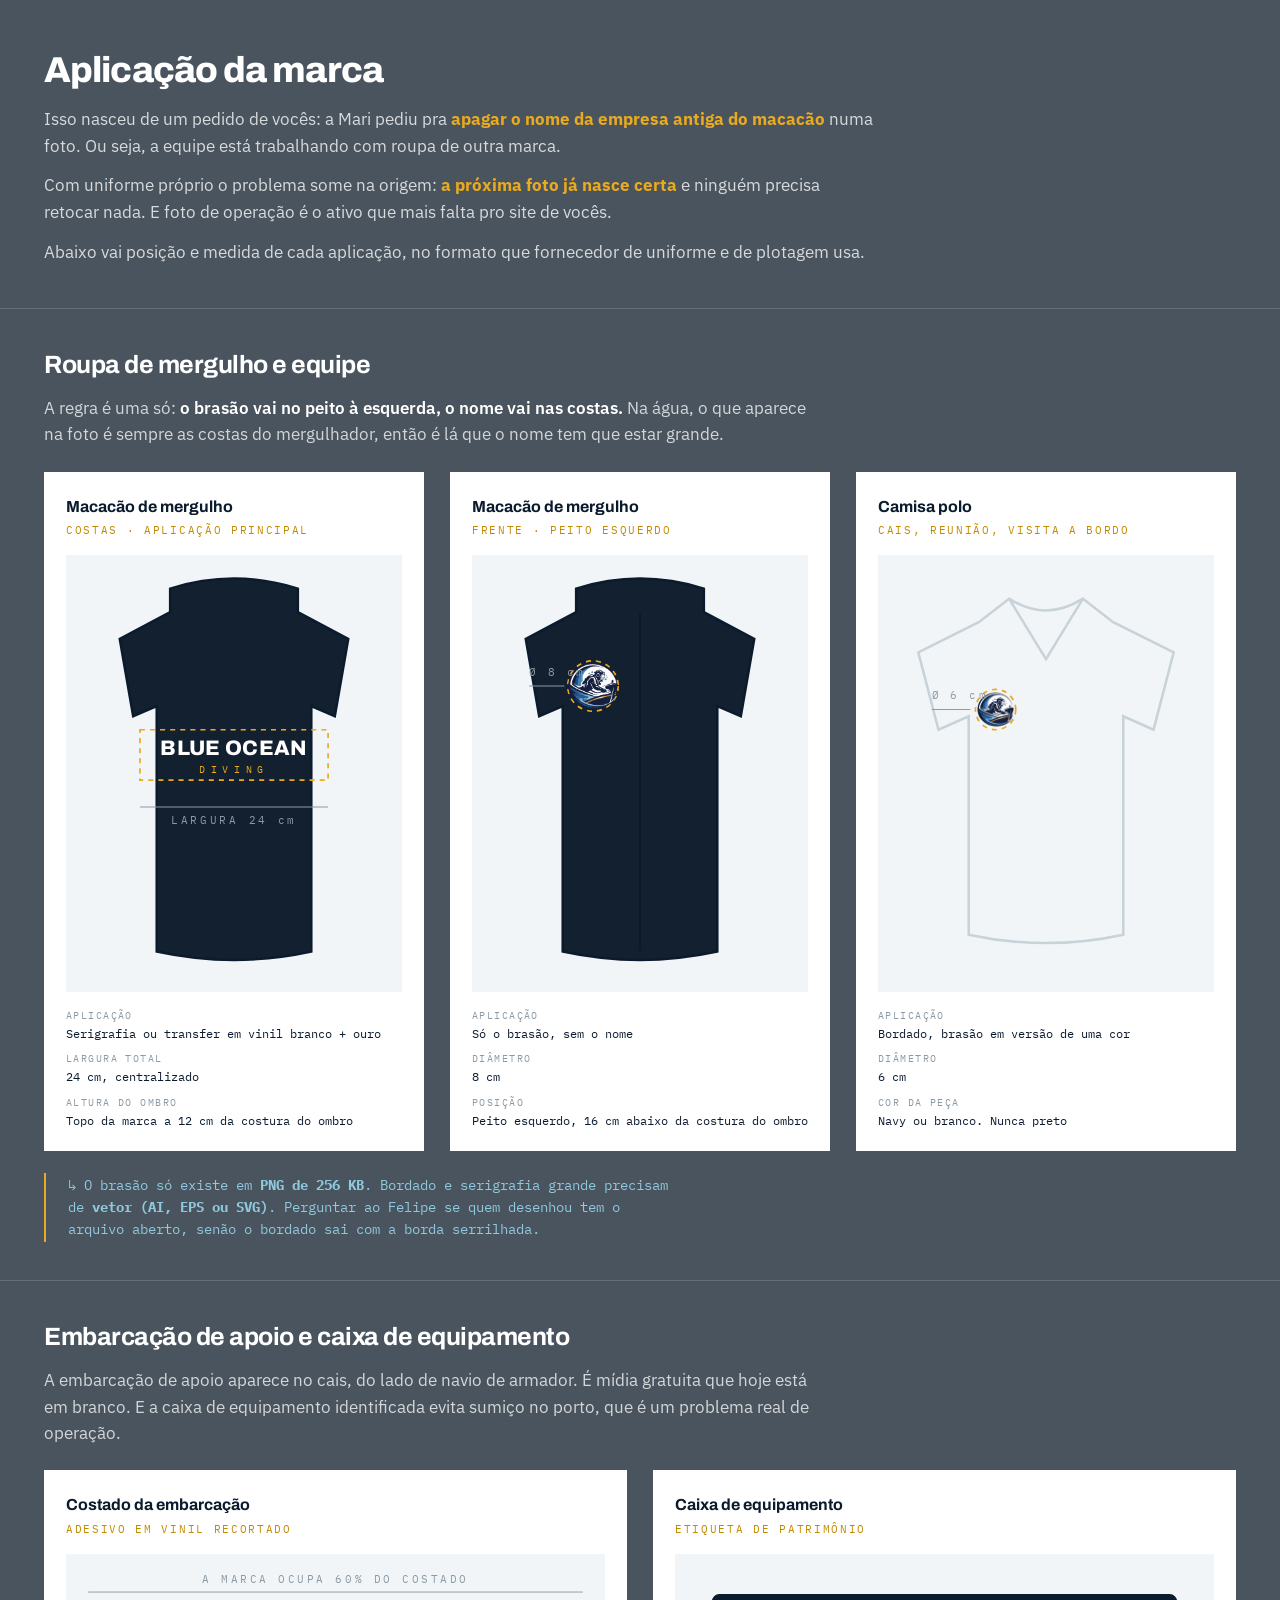
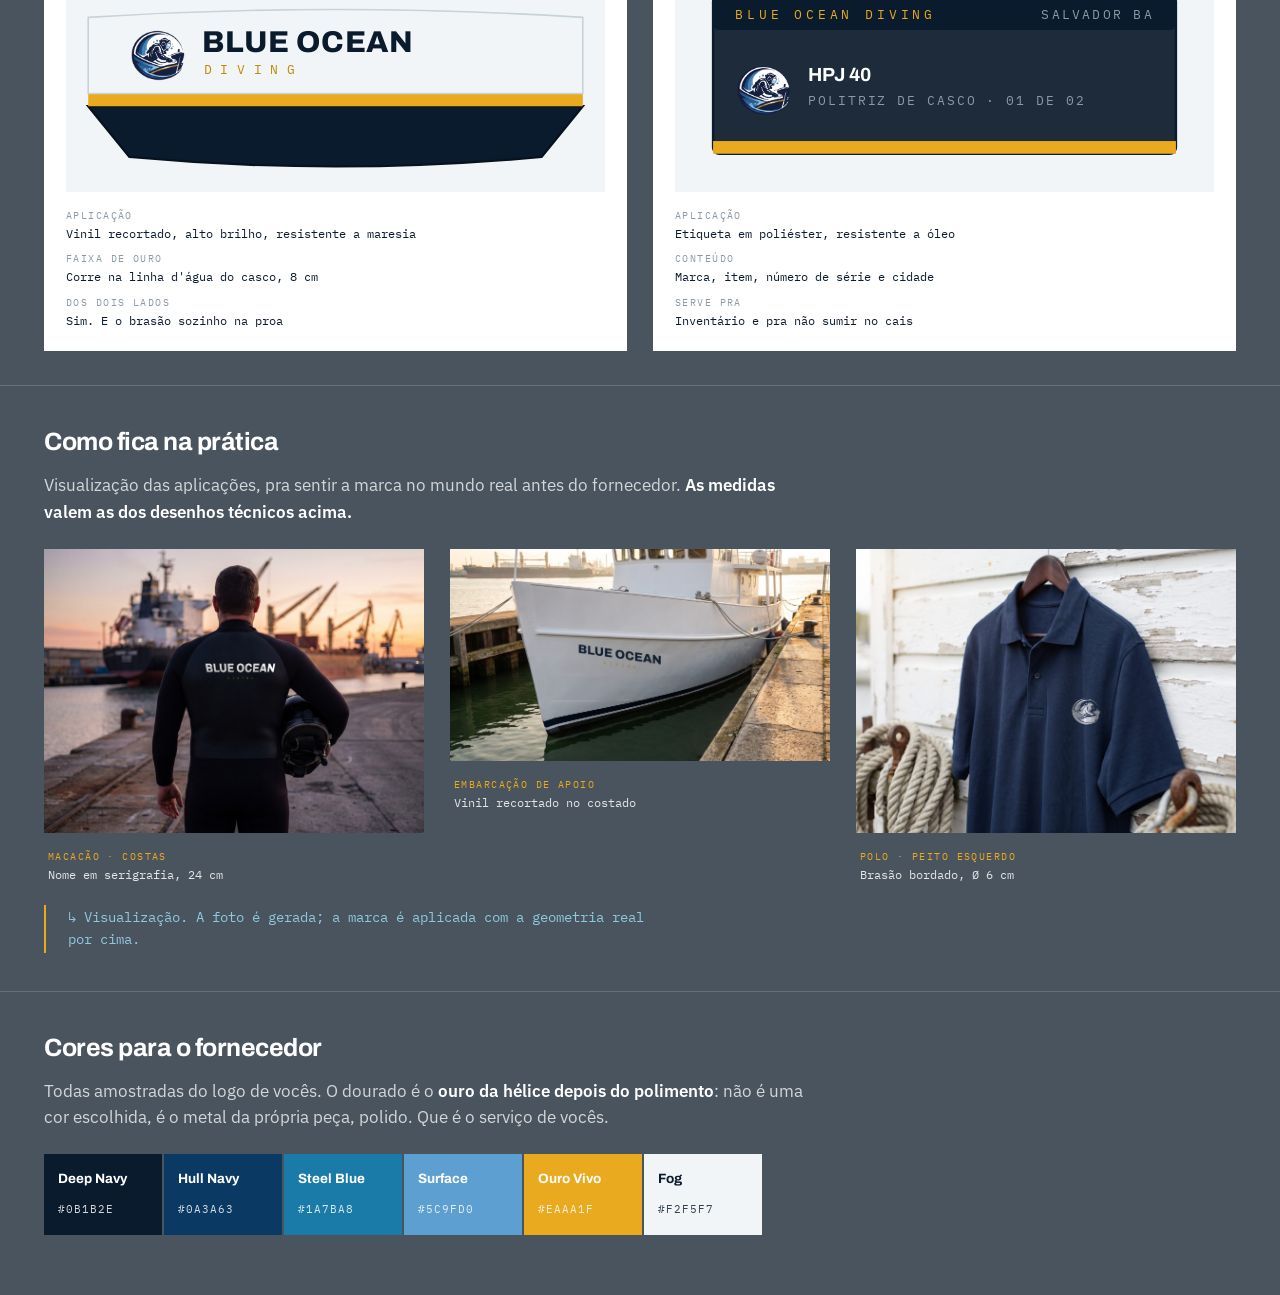
<file: aplicacoes.html>
<!doctype html>
<html lang="pt-BR">
<head>
<meta charset="utf-8">
<meta name="viewport" content="width=device-width,initial-scale=1">
<title>Blue Ocean Diving · aplicação da marca</title>
<link href="https://fonts.googleapis.com/css2?family=Archivo:wght@400;500;600;700;800&family=IBM+Plex+Mono:wght@400;500&family=IBM+Plex+Sans:wght@400;500;600&display=swap" rel="stylesheet">
<style>
/* ===========================================================
   BLUE OCEAN DIVING · aplicacao da marca em roupa e barco

   POR QUE ESTA PECA EXISTE: a Mari pediu pra APAGAR
   "NORDESTE EXCELLENCE" do macacao numa foto. Ou seja, a
   equipe esta trabalhando com roupa da empresa antiga. Isso
   resolve na origem: com uniforme proprio, a proxima foto ja
   nasce com a marca certa e nao precisa de retoque.

   ⚠️ DE PROPOSITO NAO SAO MOCKUPS FOTOGRAFICOS.
   Gerador de imagem erra marca geometrica em tecido, sempre.
   Fornecedor de uniforme e de plotagem trabalha com DESENHO
   TECNICO: posicao, medida e cor. E o que esta aqui.
   =========================================================== */
:root{
  --abyss:#0b1b2e; --hull:#0a3a63; --steel:#1a7ba8;
  --surface:#5c9fd0; --ice:#8fc9de; --fog:#f2f5f7;
  --brass:#EAAA1F; --brass-dark:#C28A00;
  --display:'Archivo',system-ui,sans-serif;
  --body:'IBM Plex Sans',system-ui,sans-serif;
  --mono:'IBM Plex Mono',ui-monospace,monospace;
}
*{box-sizing:border-box}
body{margin:0;background:#4a545e;color:#fff;font-family:var(--body);font-size:17px;line-height:1.6}
img{display:block;max-width:100%}
.topo{padding:52px 44px 30px;max-width:920px}
h1{font-family:var(--display);font-weight:800;font-size:36px;letter-spacing:-.025em;margin:0 0 16px;line-height:1.05}
.topo p{color:rgba(255,255,255,.78);margin:0 0 12px}
.topo b{color:var(--brass)}
.bloco{padding:36px 44px 12px;border-top:1px solid rgba(255,255,255,.16)}
h2{font-family:var(--display);font-weight:700;font-size:25px;letter-spacing:-.02em;margin:0 0 10px}
.nota{color:rgba(255,255,255,.76);max-width:78ch;margin:0 0 24px;font-size:16.5px}
.nota b{color:#fff;font-weight:600}
.pecas{display:grid;grid-template-columns:repeat(auto-fit,minmax(300px,1fr));gap:26px;align-items:start;margin-bottom:22px;max-width:1200px}
.item{background:#fff;color:var(--abyss);padding:22px}
.item .tit{font-family:var(--display);font-weight:700;font-size:16px;margin-bottom:3px}
.item .sub{font-family:var(--mono);font-size:10.5px;letter-spacing:.16em;text-transform:uppercase;color:var(--brass-dark);margin-bottom:16px}
.item svg{display:block;width:100%;height:auto;background:var(--fog)}
.item dl{margin:16px 0 0;font-size:13px}
.item dt{font-family:var(--mono);font-size:9.5px;letter-spacing:.15em;text-transform:uppercase;color:#8b9aa5;margin-top:9px}
.item dd{margin:2px 0 0;font-family:var(--mono);font-size:12px;line-height:1.45;color:var(--abyss)}
.cores{display:flex;gap:2px;flex-wrap:wrap;margin-top:22px}
.cor{width:118px;padding:14px;color:#fff}
.cor b{display:block;font-family:var(--display);font-size:13.5px;margin-bottom:4px}
.cor span{font-family:var(--mono);font-size:10.5px;letter-spacing:.09em;opacity:.82}
.mock-leg dt{color:var(--brass)!important}
.mock-leg dd{color:rgba(255,255,255,.85)!important}
.alerta{
  border-left:2px solid var(--brass);padding:2px 0 2px 22px;margin:0 0 26px;
  font-family:var(--mono);font-size:13.5px;color:var(--ice);max-width:78ch;
}
</style>
</head>
<body>

<div class="topo">
  <h1>Aplicação da marca</h1>
  <p>Isso nasceu de um pedido de vocês: a Mari pediu pra <b>apagar o nome da empresa antiga do macacão</b> numa foto. Ou seja, a equipe está trabalhando com roupa de outra marca.</p>
  <p>Com uniforme próprio o problema some na origem: <b>a próxima foto já nasce certa</b> e ninguém precisa retocar nada. E foto de operação é o ativo que mais falta pro site de vocês.</p>
  <p>Abaixo vai posição e medida de cada aplicação, no formato que fornecedor de uniforme e de plotagem usa.</p>
</div>

<div class="bloco">
  <h2>Roupa de mergulho e equipe</h2>
  <p class="nota">A regra é uma só: <b>o brasão vai no peito à esquerda, o nome vai nas costas.</b> Na água, o que aparece na foto é sempre as costas do mergulhador, então é lá que o nome tem que estar grande.</p>

  <div class="pecas">

    <div class="item">
      <div class="tit">Macacão de mergulho</div>
      <div class="sub">Costas · aplicação principal</div>
      <svg viewBox="0 0 200 260">
        <path d="M62 34 L62 20 Q100 8 138 20 L138 34 L168 50 L160 96 L146 90 L146 236 Q100 246 54 236 L54 90 L40 96 L32 50 Z" fill="#12202f" stroke="#0b1b2e" stroke-width="1.5"/>
        <rect x="44" y="104" width="112" height="30" fill="none" stroke="#EAAA1F" stroke-width="1" stroke-dasharray="3 3"/>
        <text x="100" y="119" text-anchor="middle" fill="#fff" font-family="Archivo,sans-serif" font-weight="800" font-size="12.5" letter-spacing=".2">BLUE OCEAN</text>
        <text x="100" y="130" text-anchor="middle" fill="#EAAA1F" font-family="IBM Plex Mono,monospace" font-size="6.2" letter-spacing="3.4">DIVING</text>
        <line x1="44" y1="150" x2="156" y2="150" stroke="#8b9aa5" stroke-width=".6"/>
        <text x="100" y="160" text-anchor="middle" fill="#8b9aa5" font-family="IBM Plex Mono,monospace" font-size="6.5" letter-spacing="1.6">LARGURA 24 cm</text>
      </svg>
      <dl>
        <dt>Aplicação</dt><dd>Serigrafia ou transfer em vinil branco + ouro</dd>
        <dt>Largura total</dt><dd>24 cm, centralizado</dd>
        <dt>Altura do ombro</dt><dd>Topo da marca a 12 cm da costura do ombro</dd>
      </dl>
    </div>

    <div class="item">
      <div class="tit">Macacão de mergulho</div>
      <div class="sub">Frente · peito esquerdo</div>
      <svg viewBox="0 0 200 260">
        <path d="M62 34 L62 20 Q100 8 138 20 L138 34 L168 50 L160 96 L146 90 L146 236 Q100 246 54 236 L54 90 L40 96 L32 50 Z" fill="#12202f" stroke="#0b1b2e" stroke-width="1.5"/>
        <line x1="100" y1="34" x2="100" y2="236" stroke="#0b1b2e" stroke-width="1"/>
        <circle cx="72" cy="78" r="15" fill="none" stroke="#EAAA1F" stroke-width="1" stroke-dasharray="3 3"/>
        <image href="img/logo.png?v=5" x="57" y="63" width="30" height="30"/>
        <line x1="34" y1="78" x2="55" y2="78" stroke="#8b9aa5" stroke-width=".6"/>
        <text x="34" y="72" fill="#8b9aa5" font-family="IBM Plex Mono,monospace" font-size="6.5" letter-spacing="1.4">&#216; 8 cm</text>
      </svg>
      <dl>
        <dt>Aplicação</dt><dd>Só o brasão, sem o nome</dd>
        <dt>Diâmetro</dt><dd>8 cm</dd>
        <dt>Posição</dt><dd>Peito esquerdo, 16 cm abaixo da costura do ombro</dd>
      </dl>
    </div>

    <div class="item">
      <div class="tit">Camisa polo</div>
      <div class="sub">Cais, reunião, visita a bordo</div>
      <svg viewBox="0 0 200 260">
        <path d="M60 40 L78 26 Q100 40 122 26 L140 40 L176 58 L164 104 L146 96 L146 226 Q100 236 54 226 L54 96 L36 104 L24 58 Z" fill="#f2f5f7" stroke="#c8d2d9" stroke-width="1.5"/>
        <path d="M78 26 L100 62 L122 26" fill="none" stroke="#c8d2d9" stroke-width="1.5"/>
        <circle cx="70" cy="92" r="12" fill="none" stroke="#EAAA1F" stroke-width="1" stroke-dasharray="3 3"/>
        <image href="img/logo.png?v=5" x="59" y="81" width="22" height="22"/>
        <line x1="32" y1="92" x2="55" y2="92" stroke="#8b9aa5" stroke-width=".6"/>
        <text x="32" y="86" fill="#8b9aa5" font-family="IBM Plex Mono,monospace" font-size="6.5" letter-spacing="1.4">&#216; 6 cm</text>
      </svg>
      <dl>
        <dt>Aplicação</dt><dd>Bordado, brasão em versão de uma cor</dd>
        <dt>Diâmetro</dt><dd>6 cm</dd>
        <dt>Cor da peça</dt><dd>Navy ou branco. Nunca preto</dd>
      </dl>
    </div>

  </div>

  <p class="alerta">↳ O brasão só existe em <b>PNG de 256 KB</b>. Bordado e serigrafia grande precisam de <b>vetor (AI, EPS ou SVG)</b>. Perguntar ao Felipe se quem desenhou tem o arquivo aberto, senão o bordado sai com a borda serrilhada.</p>
</div>

<div class="bloco">
  <h2>Embarcação de apoio e caixa de equipamento</h2>
  <p class="nota">A embarcação de apoio aparece no cais, do lado de navio de armador. É mídia gratuita que hoje está em branco. E a caixa de equipamento identificada evita sumiço no porto, que é um problema real de operação.</p>

  <div class="pecas">

    <div class="item">
      <div class="tit">Costado da embarcação</div>
      <div class="sub">Adesivo em vinil recortado</div>
      <svg viewBox="0 0 340 150">
        <path d="M14 96 L326 96 L300 128 Q170 140 40 128 Z" fill="#0b1b2e" stroke="#08121f" stroke-width="1.5"/>
        <path d="M14 96 L326 96 L326 88 L14 88 Z" fill="#EAAA1F"/>
        <path d="M14 88 L326 88 L326 40 Q170 30 14 40 Z" fill="#f2f5f7" stroke="#c8d2d9" stroke-width="1"/>
        <image href="img/logo.png?v=5" x="41" y="47" width="34" height="34"/>
        <text x="86" y="62" fill="#0b1b2e" font-family="Archivo,sans-serif" font-weight="800" font-size="19" letter-spacing=".4">BLUE OCEAN</text>
        <text x="87" y="76" fill="#C28A00" font-family="IBM Plex Mono,monospace" font-size="8" letter-spacing="5.4">DIVING</text>
        <line x1="14" y1="24" x2="326" y2="24" stroke="#8b9aa5" stroke-width=".6"/>
        <text x="170" y="18" text-anchor="middle" fill="#8b9aa5" font-family="IBM Plex Mono,monospace" font-size="7" letter-spacing="1.6">A MARCA OCUPA 60% DO COSTADO</text>
      </svg>
      <dl>
        <dt>Aplicação</dt><dd>Vinil recortado, alto brilho, resistente a maresia</dd>
        <dt>Faixa de ouro</dt><dd>Corre na linha d'água do casco, 8 cm</dd>
        <dt>Dos dois lados</dt><dd>Sim. E o brasão sozinho na proa</dd>
      </dl>
    </div>

    <div class="item">
      <div class="tit">Caixa de equipamento</div>
      <div class="sub">Etiqueta de patrimônio</div>
      <svg viewBox="0 0 340 150">
        <rect x="24" y="26" width="292" height="100" rx="4" fill="#1d2b3a" stroke="#0b1b2e" stroke-width="1.5"/>
        <rect x="24" y="26" width="292" height="22" rx="4" fill="#0b1b2e"/>
        <text x="38" y="41" fill="#EAAA1F" font-family="IBM Plex Mono,monospace" font-size="8.5" letter-spacing="2.4">BLUE OCEAN DIVING</text>
        <text x="302" y="41" text-anchor="end" fill="#8b9aa5" font-family="IBM Plex Mono,monospace" font-size="8" letter-spacing="1.4">SALVADOR BA</text>
        <image href="img/logo.png?v=5" x="39" y="69" width="34" height="34"/>
        <text x="84" y="80" fill="#fff" font-family="Archivo,sans-serif" font-weight="700" font-size="12">HPJ 40</text>
        <text x="84" y="95" fill="#8b9aa5" font-family="IBM Plex Mono,monospace" font-size="8" letter-spacing="1.2">POLITRIZ DE CASCO · 01 DE 02</text>
        <rect x="24" y="118" width="292" height="8" fill="#EAAA1F"/>
      </svg>
      <dl>
        <dt>Aplicação</dt><dd>Etiqueta em poliéster, resistente a óleo</dd>
        <dt>Conteúdo</dt><dd>Marca, item, número de série e cidade</dd>
        <dt>Serve pra</dt><dd>Inventário e pra não sumir no cais</dd>
      </dl>
    </div>

  </div>
</div>

<div class="bloco">
  <h2>Como fica na prática</h2>
  <p class="nota">Visualização das aplicações, pra sentir a marca no mundo real antes do fornecedor. <b>As medidas valem as dos desenhos técnicos acima.</b></p>
  <div class="pecas">
    <div class="item" style="padding:0;background:none"><img src="img/mocks/macacao.jpg" alt=""><dl style="padding:0 4px" class="mock-leg"><dt>Macacão · costas</dt><dd>Nome em serigrafia, 24 cm</dd></dl></div>
    <div class="item" style="padding:0;background:none"><img src="img/mocks/barco.jpg" alt=""><dl style="padding:0 4px" class="mock-leg"><dt>Embarcação de apoio</dt><dd>Vinil recortado no costado</dd></dl></div>
    <div class="item" style="padding:0;background:none"><img src="img/mocks/polo.jpg" alt=""><dl style="padding:0 4px" class="mock-leg"><dt>Polo · peito esquerdo</dt><dd>Brasão bordado, Ø 6 cm</dd></dl></div>
  </div>
  <p class="alerta" style="margin-top:8px">↳ Visualização. A foto é gerada; a marca é aplicada com a geometria real por cima.</p>
</div>

<div class="bloco" style="border-bottom:0;padding-bottom:60px">
  <h2>Cores para o fornecedor</h2>
  <p class="nota">Todas amostradas do logo de vocês. O dourado é o <b>ouro da hélice depois do polimento</b>: não é uma cor escolhida, é o metal da própria peça, polido. Que é o serviço de vocês.</p>
  <div class="cores">
    <div class="cor" style="background:#0b1b2e"><b>Deep Navy</b><span>#0B1B2E</span></div>
    <div class="cor" style="background:#0a3a63"><b>Hull Navy</b><span>#0A3A63</span></div>
    <div class="cor" style="background:#1a7ba8"><b>Steel Blue</b><span>#1A7BA8</span></div>
    <div class="cor" style="background:#5c9fd0"><b>Surface</b><span>#5C9FD0</span></div>
    <div class="cor" style="background:#EAAA1F"><b>Ouro Vivo</b><span>#EAAA1F</span></div>
    <div class="cor" style="background:#f2f5f7;color:#0b1b2e"><b>Fog</b><span>#F2F5F7</span></div>
  </div>
</div>

</body>
</html>
</file>
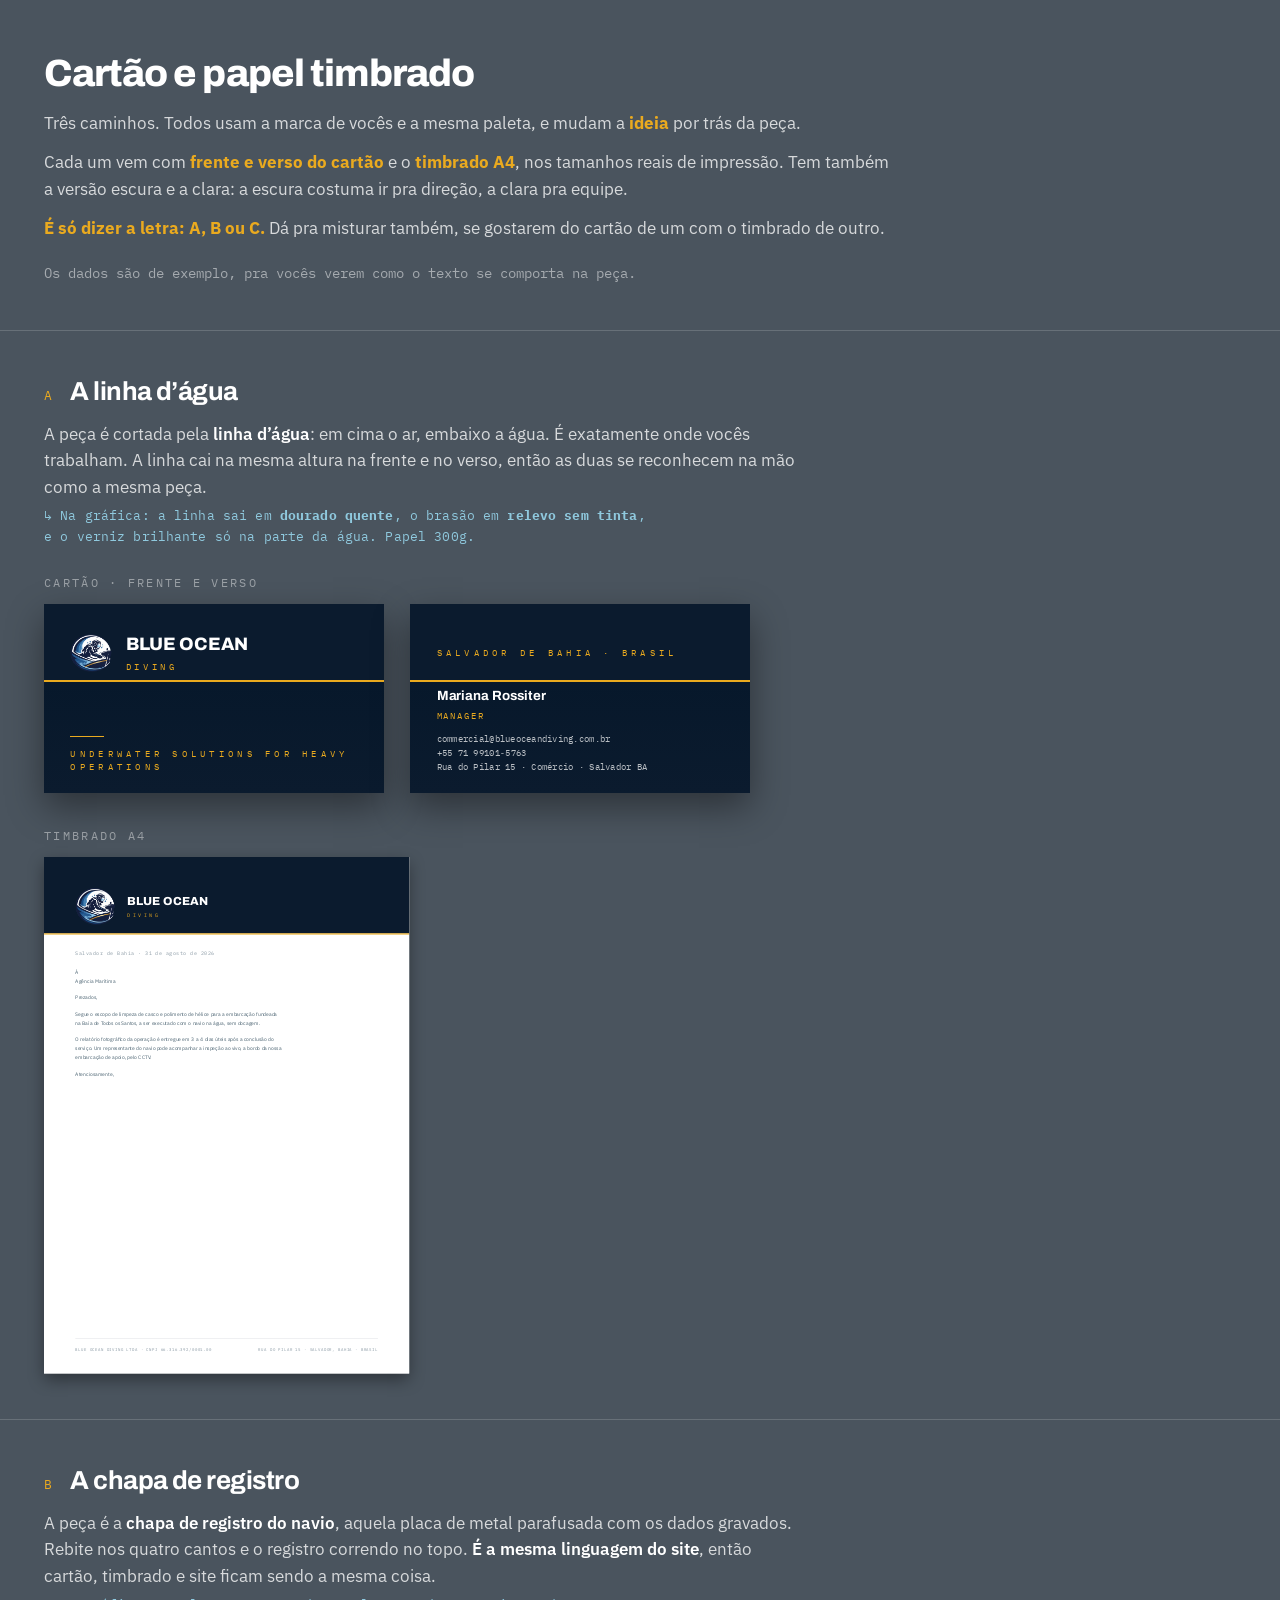
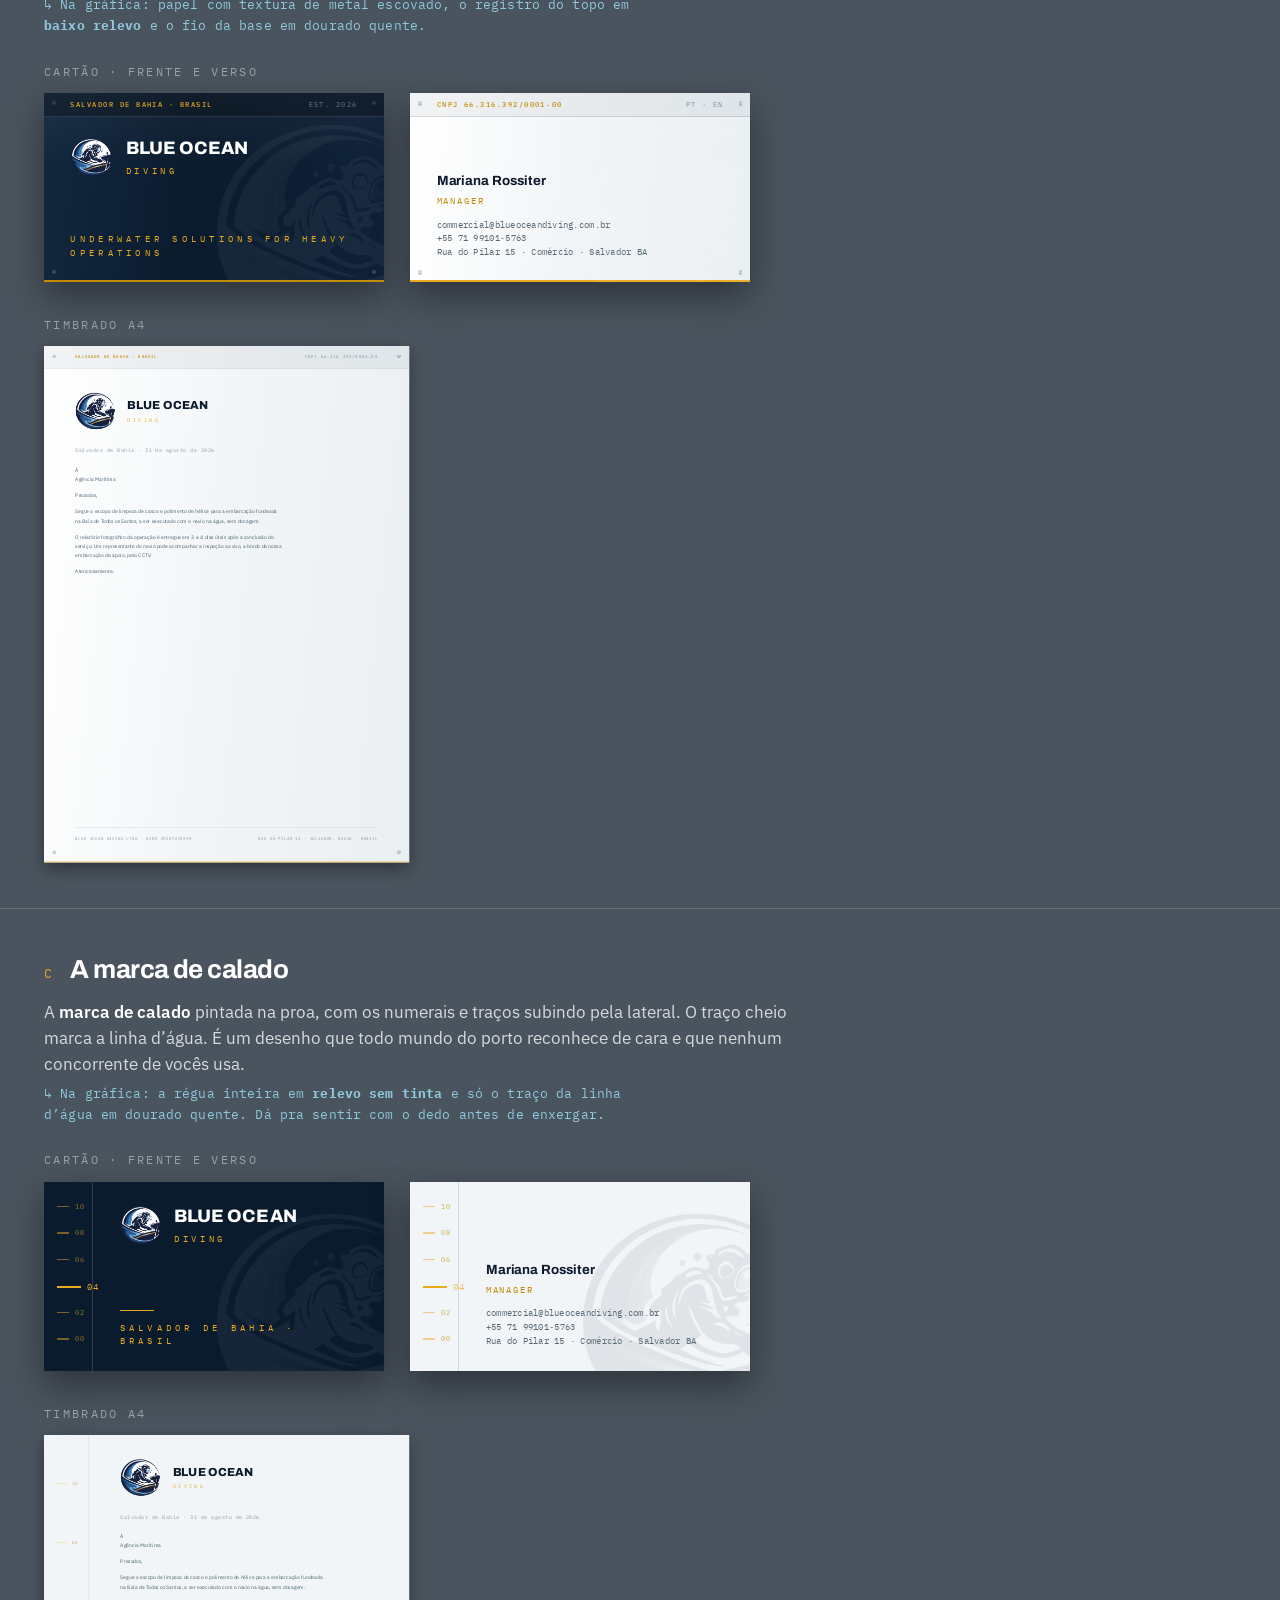
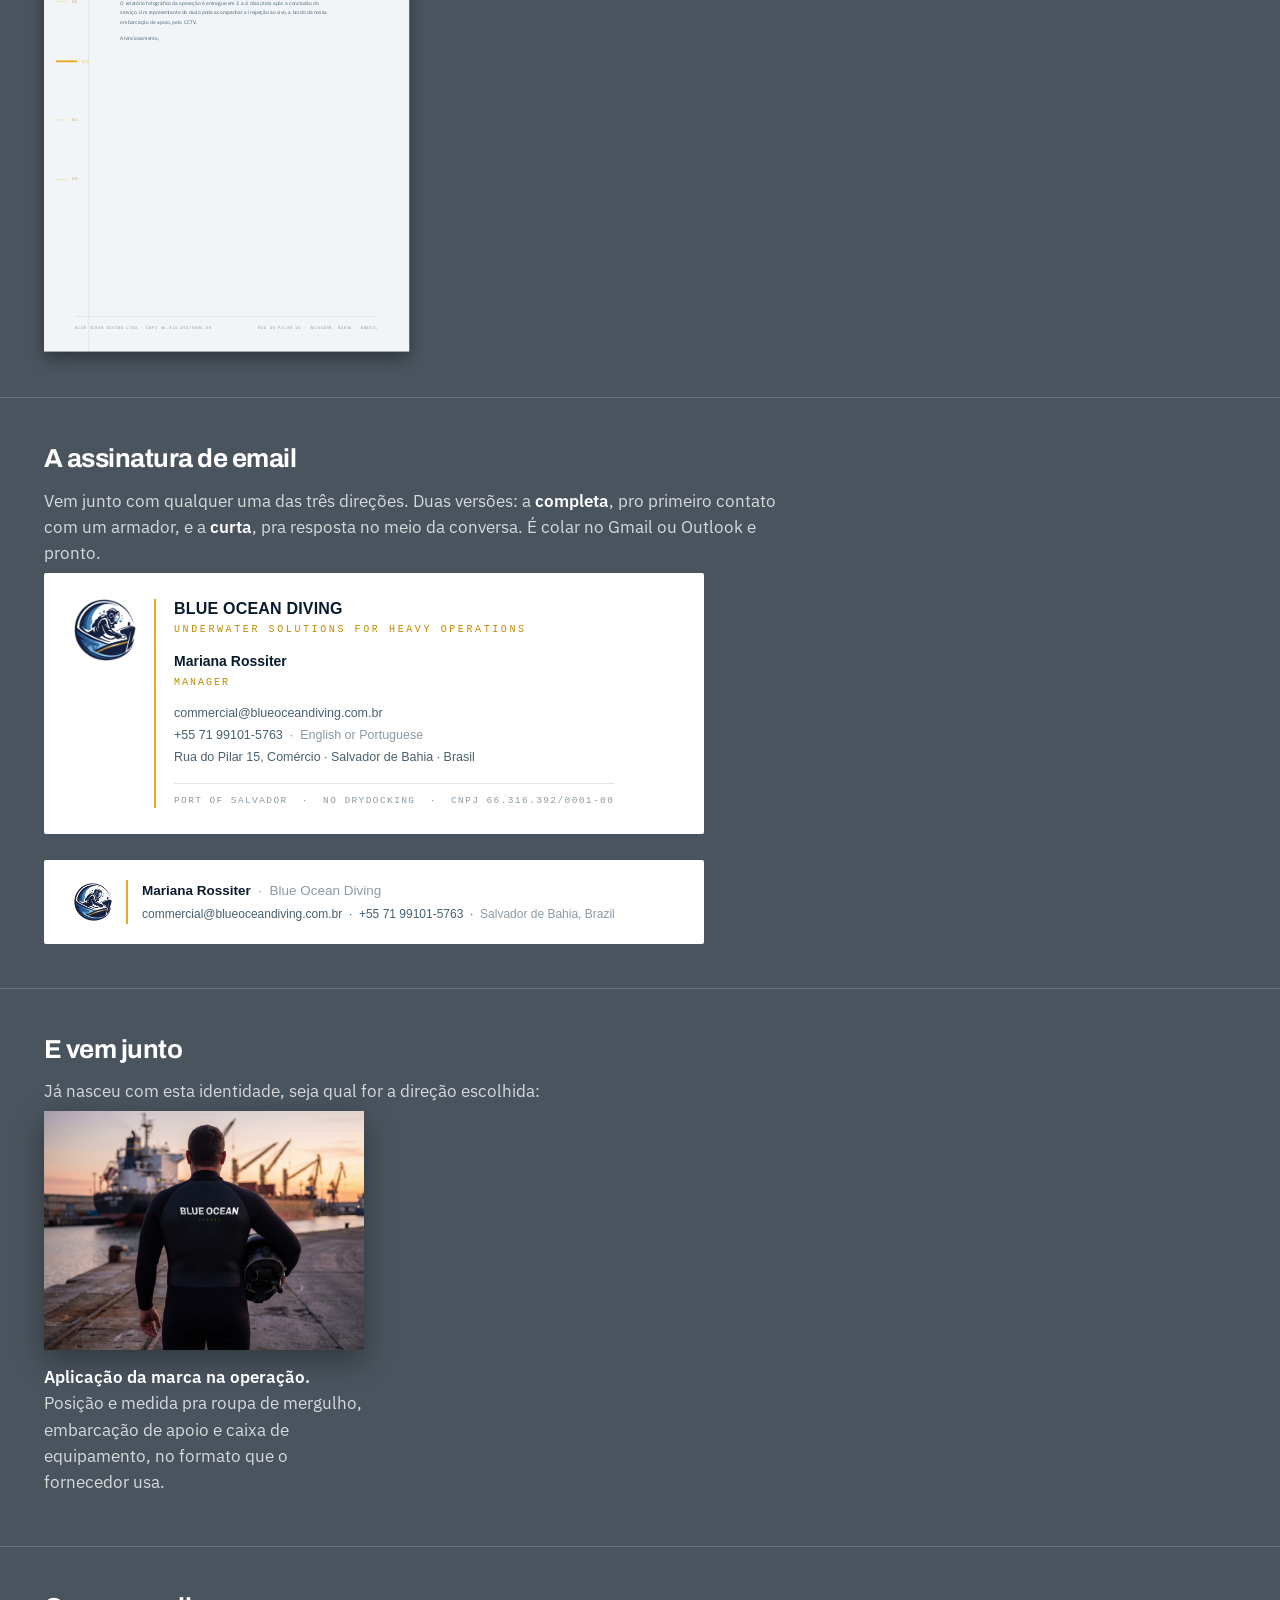
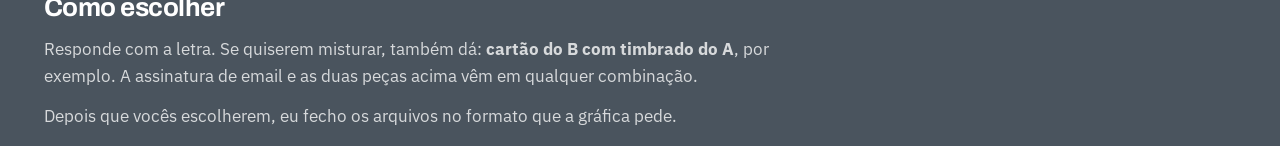
<file: escolha-papelaria.html>
<!doctype html>
<html lang="pt-BR">
<head>
<meta charset="utf-8">
<meta name="viewport" content="width=device-width,initial-scale=1">
<title>Blue Ocean Diving · cartão e papel timbrado</title>
<link href="https://fonts.googleapis.com/css2?family=Archivo:wght@400;500;600;700;800&family=IBM+Plex+Mono:wght@400;500&family=IBM+Plex+Sans:wght@400;500;600&display=swap" rel="stylesheet">
<style>

:root{
  --abyss:#0b1b2e; --hull:#0a3a63; --steel:#1a7ba8;
  --surface:#5c9fd0; --ice:#8fc9de; --fog:#f2f5f7;
  --brass:#EAAA1F; --brass-dark:#C28A00;
  --display:'Archivo',system-ui,sans-serif;
  --body:'IBM Plex Sans',system-ui,sans-serif;
  --mono:'IBM Plex Mono',ui-monospace,monospace;
}
*{box-sizing:border-box}
body{margin:0;background:#4a545e;color:#fff;font-family:var(--body);font-size:17px;line-height:1.6}
img{display:block;max-width:100%}

.topo{padding:54px 44px 34px;max-width:940px}
.topo h1{font-family:var(--display);font-weight:800;font-size:38px;letter-spacing:-.025em;margin:0 0 16px;line-height:1.05}
.topo p{color:rgba(255,255,255,.78);margin:0 0 12px}
.topo b{color:var(--brass)}
.topo .obs{font-family:var(--mono);font-size:13.5px;color:rgba(255,255,255,.5);margin-top:20px}

.bloco{padding:40px 44px 10px;border-top:1px solid rgba(255,255,255,.16)}
.cab{display:flex;align-items:baseline;gap:15px;flex-wrap:wrap;margin-bottom:8px}
.cab h2{font-family:var(--display);font-weight:700;font-size:26px;letter-spacing:-.02em;margin:0}
.cab .let{font-family:var(--mono);font-size:13px;letter-spacing:.24em;color:var(--brass)}
.ideia{color:rgba(255,255,255,.78);max-width:76ch;margin:0 0 6px;font-size:16.5px}
.ideia strong{color:#fff;font-weight:600}
.acab{font-family:var(--mono);font-size:13px;color:var(--ice);max-width:76ch;margin:0 0 26px;letter-spacing:.01em}
.rot{font-family:var(--mono);font-size:11.5px;letter-spacing:.2em;text-transform:uppercase;color:rgba(255,255,255,.45);margin:0 0 12px}
.pecas{display:flex;gap:26px;flex-wrap:wrap;align-items:flex-start;margin-bottom:34px}

.cart{
  width:90mm;height:50mm;position:relative;overflow:hidden;
  background:var(--abyss);color:#fff;box-shadow:0 14px 34px rgba(0,0,0,.4);
}
.tim{
  width:210mm;height:297mm;position:relative;overflow:hidden;
  background:#fff;color:var(--abyss);box-shadow:0 14px 34px rgba(0,0,0,.4);
  transform:scale(.46);transform-origin:top left;margin-bottom:-160mm;margin-right:-113mm;
}
.claro{background:var(--fog);color:var(--abyss)}

.relevo{position:absolute;opacity:.05;pointer-events:none;object-fit:contain}
.cart .relevo{width:64mm;right:-19mm;bottom:-17mm}

.tim  .relevo{display:none}
.claro .relevo{opacity:.075}

.fio{height:1px;background:var(--brass);width:34px}
.mini{
  font-family:var(--mono);font-size:6.4pt;letter-spacing:.5em;text-transform:uppercase;
  color:var(--brass);
}
.tim .mini{font-size:7.4pt}

.marca{font-family:var(--display);font-weight:800;letter-spacing:.004em;line-height:1.05}
.marca span{
  display:block;font-family:var(--mono);font-weight:400;
  letter-spacing:.42em;color:var(--brass);
}
.cart .marca{font-size:13.5pt} .cart .marca span{font-size:6.6pt;margin-top:2.1mm}
.cart .nome{font-size:10pt}
.cart .cargo{margin-bottom:2.6mm}
.tim  .marca{font-size:19pt}   .tim  .marca span{font-size:8.6pt;margin-top:3mm}

.dados{font-family:var(--mono);font-size:6.6pt;line-height:1.58;letter-spacing:.03em}
.cart .dados{color:rgba(255,255,255,.72)}
.cart.claro .dados{color:#5a6b78}
.tim .dados{font-size:8pt;line-height:1.8;color:#5a6b78}
.nome{font-family:var(--display);font-weight:700;font-size:10.5pt;letter-spacing:-.005em;margin-bottom:.8mm}
.cargo{font-family:var(--mono);font-size:6.4pt;letter-spacing:.22em;text-transform:uppercase;color:var(--brass);margin-bottom:3.4mm}

.a-ar{position:absolute;left:0;right:0;top:0;height:20mm;background:var(--abyss)}
.a-linha{position:absolute;left:0;right:0;top:20mm;height:.6mm;background:var(--brass)}
.a-agua{position:absolute;left:0;right:0;top:20.6mm;bottom:0;background:linear-gradient(180deg,#07182b,#0b1b2e)}
.a-conteudo{position:absolute;inset:0;padding:6mm 7mm}
.a-topo{height:14mm;display:flex;align-items:center;gap:3.6mm}
.a-topo img{width:11mm;height:11mm;object-fit:contain;flex:none}
.a-baixo{position:absolute;left:7mm;right:7mm;bottom:5mm}

.tim .a-ar{height:44mm} .tim .a-linha{top:44mm;height:.8mm} .tim .a-agua{top:44.8mm;background:#fff}
.tim .a-conteudo{padding:13mm 18mm}
.tim .a-topo{height:31mm;gap:7mm}
.tim .a-topo img{width:23mm;height:23mm}
.tim .a-baixo{left:18mm;right:18mm;bottom:13mm}

.b-plate{
  position:absolute;inset:0;
  background:linear-gradient(180deg,rgba(255,255,255,.05),transparent 38%),
             linear-gradient(96deg,#12283e,#0b1b2e 44%,#0e2137);
  border-bottom:.7mm solid var(--brass-dark);
}
.b-claro .b-plate{background:linear-gradient(96deg,#fff,var(--fog) 48%,#eaeff2);border-bottom-color:var(--brass)}
.b-reg{
  position:absolute;left:0;right:0;top:0;height:6.4mm;
  background:rgba(0,0,0,.26);border-bottom:.2mm solid rgba(255,255,255,.11);
  display:flex;align-items:center;padding:0 7mm;
  font-family:var(--mono);font-size:5.5pt;letter-spacing:.2em;text-transform:uppercase;
  color:rgba(255,255,255,.42);
}
.b-claro .b-reg{background:rgba(11,27,46,.05);border-bottom-color:rgba(11,27,46,.13);color:#7d8d99}
.b-reg b{color:var(--brass);font-weight:500}
.b-claro .b-reg b{color:var(--brass-dark)}
.b-reg span{margin-left:auto}
.b-conteudo{position:absolute;left:0;right:0;top:6.4mm;bottom:0;padding:5mm 7mm 6mm}
.reb{position:absolute;width:.9mm;height:.9mm;border-radius:50%;background:rgba(255,255,255,.17);box-shadow:0 .1mm 0 rgba(0,0,0,.5)}
.b-claro .reb{background:rgba(11,27,46,.16)}
.reb.r1{left:2.2mm;top:2.2mm} .reb.r2{right:2.2mm;top:2.2mm}
.reb.r3{left:2.2mm;bottom:2.2mm} .reb.r4{right:2.2mm;bottom:2.2mm}
.tim .b-reg{height:13mm;padding:0 18mm;font-size:7pt}
.tim .b-conteudo{top:13mm;padding:13mm 18mm}
.tim .reb{width:1.7mm;height:1.7mm}
.tim .reb.r1{left:5mm;top:5mm} .tim .reb.r2{right:5mm;top:5mm}
.tim .reb.r3{left:5mm;bottom:5mm} .tim .reb.r4{right:5mm;bottom:5mm}

.c-reg{position:absolute;left:0;top:0;bottom:0;width:13mm;border-right:.2mm solid rgba(255,255,255,.14)}
.c-claro .c-reg{border-right-color:rgba(11,27,46,.13)}
.c-marca{position:absolute;left:0;display:flex;align-items:center;gap:1.6mm;padding-left:3.4mm}
.c-marca i{
  font-style:normal;font-family:var(--mono);font-size:5.6pt;letter-spacing:.14em;
  color:rgba(234,170,31,.62);
}
.c-claro .c-marca i{color:var(--brass-dark);opacity:.7}
.c-marca u{display:block;text-decoration:none;height:.35mm;background:rgba(234,170,31,.5);width:3.2mm}
.c-marca.forte i{color:var(--brass);font-size:6.4pt}
.c-marca.forte u{width:6.4mm;height:.7mm;background:var(--brass)}
.c-conteudo{position:absolute;left:13mm;right:0;top:0;bottom:0;padding:6mm 7mm}
.tim .c-reg{width:26mm}
.tim .c-marca{padding-left:7mm;gap:3mm}
.tim .c-marca i{font-size:7pt} .tim .c-marca u{width:6mm}
.tim .c-marca.forte i{font-size:8pt} .tim .c-marca.forte u{width:12mm;height:1mm}
.tim .c-conteudo{left:26mm;padding:13mm 18mm}

.carta{font-size:8.6pt;line-height:1.75;color:#48606f;max-width:64ch;margin-top:9mm}
.carta .dt{font-family:var(--mono);font-size:7.4pt;letter-spacing:.16em;color:#8b9aa5;margin-bottom:6mm}
.carta p{margin:0 0 4mm}
.rod-tim{
  position:absolute;left:18mm;right:18mm;bottom:12mm;padding-top:4mm;
  border-top:.2mm solid rgba(11,27,46,.13);
  font-family:var(--mono);font-size:6.8pt;letter-spacing:.13em;text-transform:uppercase;color:#8b9aa5;
  display:flex;justify-content:space-between;gap:10mm;
}

@page{size:210mm 297mm;margin:0}
@media print{
  body{background:#fff;color:var(--abyss)}
  .topo{padding:22mm 20mm 10mm;max-width:none;page-break-after:always;break-after:page}
  .topo h1{font-size:30pt;color:var(--abyss)}
  .topo p{color:#48606f;font-size:11pt}
  .topo b{color:var(--brass-dark)}
  .topo .obs{color:#8b9aa5}
  .bloco{
    padding:18mm 20mm 0;border-top:0;
    page-break-after:always;break-after:page;page-break-inside:avoid;
    height:297mm;overflow:hidden;
  }
  .bloco:last-child{page-break-after:auto;break-after:auto;height:auto}
  .cab h2{color:var(--abyss);font-size:22pt}
  .cab .let{color:var(--brass-dark)}
  .ideia{color:#48606f;font-size:10.5pt;max-width:none}
  .ideia strong{color:var(--abyss)}
  .acab{color:var(--brass-dark);font-size:9.5pt;max-width:none;margin-bottom:8mm}
  .rot{color:#8b9aa5;font-size:8.5pt;margin-bottom:4mm}
  .pecas{gap:8mm;margin-bottom:9mm}
  .cart{box-shadow:none;outline:.2mm solid rgba(11,27,46,.22)}
  
  .tim{transform:scale(.3);margin-bottom:-208mm;margin-right:-147mm;box-shadow:none;outline:.2mm solid rgba(11,27,46,.22)}
}
</style>
</head>
<body>

<div class="topo">
  <h1>Cartão e papel timbrado</h1>
  <p>Três caminhos. Todos usam a marca de vocês e a mesma paleta, e mudam a <b>ideia</b> por trás da peça.</p>
  <p>Cada um vem com <b>frente e verso do cartão</b> e o <b>timbrado A4</b>, nos tamanhos reais de impressão. Tem também a versão escura e a clara: a escura costuma ir pra direção, a clara pra equipe.</p>
  <p><b>É só dizer a letra: A, B ou C.</b> Dá pra misturar também, se gostarem do cartão de um com o timbrado de outro.</p>
  <p class="obs">Os dados são de exemplo, pra vocês verem como o texto se comporta na peça.</p>
</div>

<div class="bloco">
  <div class="cab"><span class="let">A</span><h2>A linha d’água</h2></div>
  <p class="ideia">A peça é cortada pela <strong>linha d’água</strong>: em cima o ar, embaixo a água. É exatamente onde vocês trabalham. A linha cai na mesma altura na frente e no verso, então as duas se reconhecem na mão como a mesma peça.</p>
  <p class="acab">↳ Na gráfica: a linha sai em <b>dourado quente</b>, o brasão em <b>relevo sem tinta</b>, e o verniz brilhante só na parte da água. Papel 300g.</p>

  <p class="rot">Cartão · frente e verso</p>
  <div class="pecas">
    <div class="cart">
      <img class="relevo" src="img/carimbo-branco.png?v=5" alt="">
      <div class="a-ar"></div><div class="a-linha"></div><div class="a-agua"></div>
      <div class="a-conteudo">
        <div class="a-topo">
          <img src="img/logo.png?v=5" alt="">
          <div class="marca">BLUE OCEAN<span>DIVING</span></div>
        </div>
        <div class="a-baixo">
          <div class="fio" style="margin-bottom:2.6mm"></div>
          <div class="mini">Underwater solutions for heavy operations</div>
        </div>
      </div>
    </div>

    <div class="cart">
      <img class="relevo" src="img/carimbo-branco.png?v=5" alt="">
      <div class="a-ar"></div><div class="a-linha"></div><div class="a-agua"></div>
      <div class="a-conteudo">
        <div class="a-topo"><div class="mini">Salvador de Bahia &middot; Brasil</div></div>
        <div class="a-baixo">
          <div class="nome">Mariana Rossiter</div>
          <div class="cargo">Manager</div>
          <div class="dados">
            commercial@blueoceandiving.com.br<br>
            +55 71 99101&#8209;5763<br>
            Rua do Pilar 15 &middot; Comércio &middot; Salvador BA
          </div>
        </div>
      </div>
    </div>
  </div>

  <p class="rot">Timbrado A4</p>
  <div class="pecas">
    <div class="tim">
      <img class="relevo" src="img/carimbo-branco.png?v=5" alt="">
      <div class="a-ar"></div><div class="a-linha"></div><div class="a-agua"></div>
      <div class="a-conteudo">
        <div class="a-topo" style="color:#fff">
          <img src="img/logo.png?v=5" alt="">
          <div class="marca">BLUE OCEAN<span>DIVING</span></div>
        </div>
        <div class="carta">
          <div class="dt">Salvador de Bahia &middot; 31 de agosto de 2026</div>
          <p>À<br>Agência Marítima</p>
          <p>Prezados,</p>
          <p>Segue o escopo de limpeza de casco e polimento de hélice para a embarcação fundeada na Baía de Todos os Santos, a ser executado com o navio na água, sem docagem.</p>
          <p>O relatório fotográfico da operação é entregue em 3 a 4 dias úteis após a conclusão do serviço. Um representante do navio pode acompanhar a inspeção ao vivo, a bordo da nossa embarcação de apoio, pelo CCTV.</p>
          <p>Atenciosamente,</p>
        </div>
      </div>
      <div class="rod-tim">
        <span>Blue Ocean Diving Ltda &middot; CNPJ 66.316.392/0001&#8209;00</span>
        <span>Rua do Pilar 15 &middot; Salvador, Bahia &middot; Brasil</span>
      </div>
    </div>
  </div>
</div>

<div class="bloco">
  <div class="cab"><span class="let">B</span><h2>A chapa de registro</h2></div>
  <p class="ideia">A peça é a <strong>chapa de registro do navio</strong>, aquela placa de metal parafusada com os dados gravados. Rebite nos quatro cantos e o registro correndo no topo. <strong>É a mesma linguagem do site</strong>, então cartão, timbrado e site ficam sendo a mesma coisa.</p>
  <p class="acab">↳ Na gráfica: papel com textura de metal escovado, o registro do topo em <b>baixo relevo</b> e o fio da base em dourado quente.</p>

  <p class="rot">Cartão · frente e verso</p>
  <div class="pecas">
    <div class="cart">
      <div class="b-plate"></div>
      <img class="relevo" src="img/carimbo-branco.png?v=5" alt="">
      <span class="reb r1"></span><span class="reb r2"></span><span class="reb r3"></span><span class="reb r4"></span>
      <div class="b-reg"><b>Salvador de Bahia &middot; Brasil</b><span>Est. 2026</span></div>
      <div class="b-conteudo" style="display:flex;flex-direction:column;justify-content:space-between">
        <div style="display:flex;align-items:center;gap:3.6mm">
          <img src="img/logo.png?v=5" alt="" style="width:11mm;height:11mm;object-fit:contain">
          <div class="marca">BLUE OCEAN<span>DIVING</span></div>
        </div>
        <div class="mini">Underwater solutions for heavy operations</div>
      </div>
    </div>

    <div class="cart b-claro claro">
      <div class="b-plate"></div>
      <img class="relevo" src="img/carimbo-branco.png?v=5" alt="">
      <span class="reb r1"></span><span class="reb r2"></span><span class="reb r3"></span><span class="reb r4"></span>
      <div class="b-reg"><b>CNPJ 66.316.392/0001&#8209;00</b><span>PT &middot; EN</span></div>
      <div class="b-conteudo" style="display:flex;flex-direction:column;justify-content:flex-end">
        <div class="nome">Mariana Rossiter</div>
        <div class="cargo" style="color:var(--brass-dark)">Manager</div>
        <div class="dados">
          commercial@blueoceandiving.com.br<br>
          +55 71 99101&#8209;5763<br>
          Rua do Pilar 15 &middot; Comércio &middot; Salvador BA
        </div>
      </div>
    </div>
  </div>

  <p class="rot">Timbrado A4</p>
  <div class="pecas">
    <div class="tim b-claro claro">
      <div class="b-plate"></div>
      <img class="relevo" src="img/carimbo-branco.png?v=5" alt="">
      <span class="reb r1"></span><span class="reb r2"></span><span class="reb r3"></span><span class="reb r4"></span>
      <div class="b-reg"><b>Salvador de Bahia &middot; Brasil</b><span>CNPJ 66.316.392/0001&#8209;00</span></div>
      <div class="b-conteudo">
        <div style="display:flex;align-items:center;gap:7mm">
          <img src="img/logo.png?v=5" alt="" style="width:23mm;height:23mm;object-fit:contain">
          <div class="marca">BLUE OCEAN<span>DIVING</span></div>
        </div>
        <div class="carta">
          <div class="dt">Salvador de Bahia &middot; 31 de agosto de 2026</div>
          <p>À<br>Agência Marítima</p>
          <p>Prezados,</p>
          <p>Segue o escopo de limpeza de casco e polimento de hélice para a embarcação fundeada na Baía de Todos os Santos, a ser executado com o navio na água, sem docagem.</p>
          <p>O relatório fotográfico da operação é entregue em 3 a 4 dias úteis após a conclusão do serviço. Um representante do navio pode acompanhar a inspeção ao vivo, a bordo da nossa embarcação de apoio, pelo CCTV.</p>
          <p>Atenciosamente,</p>
        </div>
      </div>
      <div class="rod-tim">
        <span>Blue Ocean Diving Ltda &middot; NIRE 29207229290</span>
        <span>Rua do Pilar 15 &middot; Salvador, Bahia &middot; Brasil</span>
      </div>
    </div>
  </div>
</div>

<div class="bloco">
  <div class="cab"><span class="let">C</span><h2>A marca de calado</h2></div>
  <p class="ideia">A <strong>marca de calado</strong> pintada na proa, com os numerais e traços subindo pela lateral. O traço cheio marca a linha d’água. É um desenho que todo mundo do porto reconhece de cara e que nenhum concorrente de vocês usa.</p>
  <p class="acab">↳ Na gráfica: a régua inteira em <b>relevo sem tinta</b> e só o traço da linha d’água em dourado quente. Dá pra sentir com o dedo antes de enxergar.</p>

  <p class="rot">Cartão · frente e verso</p>
  <div class="pecas">
    <div class="cart">
      <img class="relevo" src="img/carimbo-branco.png?v=5" alt="">
      <div class="c-reg">
        <div class="c-marca" style="top:5mm"><u></u><i>10</i></div>
        <div class="c-marca" style="top:12mm"><u></u><i>08</i></div>
        <div class="c-marca" style="top:19mm"><u></u><i>06</i></div>
        <div class="c-marca forte" style="top:26mm"><u></u><i>04</i></div>
        <div class="c-marca" style="top:33mm"><u></u><i>02</i></div>
        <div class="c-marca" style="top:40mm"><u></u><i>00</i></div>
      </div>
      <div class="c-conteudo" style="display:flex;flex-direction:column;justify-content:space-between">
        <div style="display:flex;align-items:center;gap:3.4mm">
          <img src="img/logo.png?v=5" alt="" style="width:11mm;height:11mm;object-fit:contain">
          <div class="marca">BLUE OCEAN<span>DIVING</span></div>
        </div>
        <div>
          <div class="fio" style="margin-bottom:2.6mm"></div>
          <div class="mini">Salvador de Bahia &middot; Brasil</div>
        </div>
      </div>
    </div>

    <div class="cart c-claro claro">
      <img class="relevo" src="img/carimbo-navy.png?v=5" alt="">
      <div class="c-reg">
        <div class="c-marca" style="top:5mm"><u></u><i>10</i></div>
        <div class="c-marca" style="top:12mm"><u></u><i>08</i></div>
        <div class="c-marca" style="top:19mm"><u></u><i>06</i></div>
        <div class="c-marca forte" style="top:26mm"><u></u><i>04</i></div>
        <div class="c-marca" style="top:33mm"><u></u><i>02</i></div>
        <div class="c-marca" style="top:40mm"><u></u><i>00</i></div>
      </div>
      <div class="c-conteudo" style="display:flex;flex-direction:column;justify-content:flex-end">
        <div class="nome">Mariana Rossiter</div>
        <div class="cargo" style="color:var(--brass-dark)">Manager</div>
        <div class="dados">
          commercial@blueoceandiving.com.br<br>
          +55 71 99101&#8209;5763<br>
          Rua do Pilar 15 &middot; Comércio &middot; Salvador BA
        </div>
      </div>
    </div>
  </div>

  <p class="rot">Timbrado A4</p>
  <div class="pecas">
    <div class="tim c-claro claro">
      <img class="relevo" src="img/carimbo-navy.png?v=5" alt="">
      <div class="c-reg">
        <div class="c-marca" style="top:26mm"><u></u><i>10</i></div>
        <div class="c-marca" style="top:60mm"><u></u><i>08</i></div>
        <div class="c-marca" style="top:94mm"><u></u><i>06</i></div>
        <div class="c-marca forte" style="top:128mm"><u></u><i>04</i></div>
        <div class="c-marca" style="top:162mm"><u></u><i>02</i></div>
        <div class="c-marca" style="top:196mm"><u></u><i>00</i></div>
      </div>
      <div class="c-conteudo">
        <div style="display:flex;align-items:center;gap:7mm">
          <img src="img/logo.png?v=5" alt="" style="width:23mm;height:23mm;object-fit:contain">
          <div class="marca">BLUE OCEAN<span>DIVING</span></div>
        </div>
        <div class="carta">
          <div class="dt">Salvador de Bahia &middot; 31 de agosto de 2026</div>
          <p>À<br>Agência Marítima</p>
          <p>Prezados,</p>
          <p>Segue o escopo de limpeza de casco e polimento de hélice para a embarcação fundeada na Baía de Todos os Santos, a ser executado com o navio na água, sem docagem.</p>
          <p>O relatório fotográfico da operação é entregue em 3 a 4 dias úteis após a conclusão do serviço. Um representante do navio pode acompanhar a inspeção ao vivo, a bordo da nossa embarcação de apoio, pelo CCTV.</p>
          <p>Atenciosamente,</p>
        </div>
      </div>
      <div class="rod-tim">
        <span>Blue Ocean Diving Ltda &middot; CNPJ 66.316.392/0001&#8209;00</span>
        <span>Rua do Pilar 15 &middot; Salvador, Bahia &middot; Brasil</span>
      </div>
    </div>
  </div>
</div>


<div class="bloco">
  <div class="cab"><h2>A assinatura de email</h2></div>
  <p class="ideia">Vem junto com qualquer uma das três direções. Duas versões: a <strong>completa</strong>, pro primeiro contato com um armador, e a <strong>curta</strong>, pra resposta no meio da conversa. É colar no Gmail ou Outlook e pronto.</p>
  <div class="pecas" style="flex-direction:column;align-items:stretch;max-width:660px">
    <div style="background:#fff;padding:26px 30px;border-radius:2px">
<table cellpadding="0" cellspacing="0" border="0" style="border-collapse:collapse;font-family:Arial,Helvetica,sans-serif;">
  <tr>
    <td style="padding:0 18px 0 0;vertical-align:top;border-right:2px solid #EAAA1F;">
      <img src="img/logo.png?v=5" width="62" height="62" alt="" style="display:block;border:0;">
    </td>
    <td style="padding:0 0 0 18px;vertical-align:top;">
      <div style="font-size:16px;font-weight:bold;color:#0b1b2e;letter-spacing:.2px;line-height:1.2;">BLUE OCEAN DIVING</div>
      <div style="font-family:'Courier New',monospace;font-size:10px;letter-spacing:2.6px;color:#C28A00;text-transform:uppercase;padding-top:4px;">Underwater solutions for heavy operations</div>
      <div style="height:12px;font-size:1px;">&nbsp;</div>
      <div style="font-size:14px;font-weight:bold;color:#0b1b2e;">Mariana Rossiter</div>
      <div style="font-family:'Courier New',monospace;font-size:10px;letter-spacing:2px;color:#C28A00;text-transform:uppercase;padding-top:3px;">Manager</div>
      <div style="height:12px;font-size:1px;">&nbsp;</div>
      <div style="font-size:12.5px;color:#48606f;line-height:1.75;">
        commercial@blueoceandiving.com.br<br>
        +55 71 99101-5763 &nbsp;<span style="color:#8b9aa5;">&middot;&nbsp; English or Portuguese</span><br>
        Rua do Pilar 15, Comércio &middot; Salvador de Bahia &middot; Brasil
      </div>
      <div style="height:14px;font-size:1px;">&nbsp;</div>
      <div style="border-top:1px solid #dfe5e9;padding-top:9px;font-family:'Courier New',monospace;font-size:9.5px;letter-spacing:1.4px;color:#8b9aa5;text-transform:uppercase;">
        Port of Salvador &nbsp;&middot;&nbsp; No drydocking &nbsp;&middot;&nbsp; CNPJ 66.316.392/0001-00
      </div>
    </td>
  </tr>
</table>
    </div>
    <div style="background:#fff;padding:20px 30px;border-radius:2px">
<table cellpadding="0" cellspacing="0" border="0" style="border-collapse:collapse;font-family:Arial,Helvetica,sans-serif;">
  <tr>
    <td style="padding:0 14px 0 0;vertical-align:middle;border-right:2px solid #EAAA1F;">
      <img src="img/logo.png?v=5" width="38" height="38" alt="" style="display:block;border:0;">
    </td>
    <td style="padding:0 0 0 14px;vertical-align:middle;">
      <div style="font-size:13.5px;font-weight:bold;color:#0b1b2e;">Mariana Rossiter &nbsp;<span style="font-weight:normal;color:#8b9aa5;">&middot;&nbsp; Blue Ocean Diving</span></div>
      <div style="font-size:12px;color:#48606f;padding-top:3px;">commercial@blueoceandiving.com.br &nbsp;&middot;&nbsp; +55 71 99101-5763 &nbsp;&middot;&nbsp; <span style="color:#8b9aa5;">Salvador de Bahia, Brazil</span></div>
    </td>
  </tr>
</table>
    </div>
  </div>
</div>

<div class="bloco">
  <div class="cab"><h2>E vem junto</h2></div>
  <p class="ideia">Já nasceu com esta identidade, seja qual for a direção escolhida:</p>
  <div class="pecas">
    <div style="width:320px">
      <img src="img/mini-apl.jpg" alt="" style="display:block;width:100%;box-shadow:0 10px 28px rgba(0,0,0,.35)">
      <p class="ideia" style="margin-top:14px"><strong>Aplicação da marca na operação.</strong> Posição e medida pra roupa de mergulho, embarcação de apoio e caixa de equipamento, no formato que o fornecedor usa.</p>
    </div>
  </div>
</div>

<div class="bloco" style="border-bottom:0">
  <div class="cab"><h2>Como escolher</h2></div>
  <p class="ideia">Responde com a letra. Se quiserem misturar, também dá: <b>cartão do B com timbrado do A</b>, por exemplo. A assinatura de email e as duas peças acima vêm em qualquer combinação.</p>
  <p class="ideia" style="margin-top:14px">Depois que vocês escolherem, eu fecho os arquivos no formato que a gráfica pede.</p>
</div>
</body>
</html>
</file>
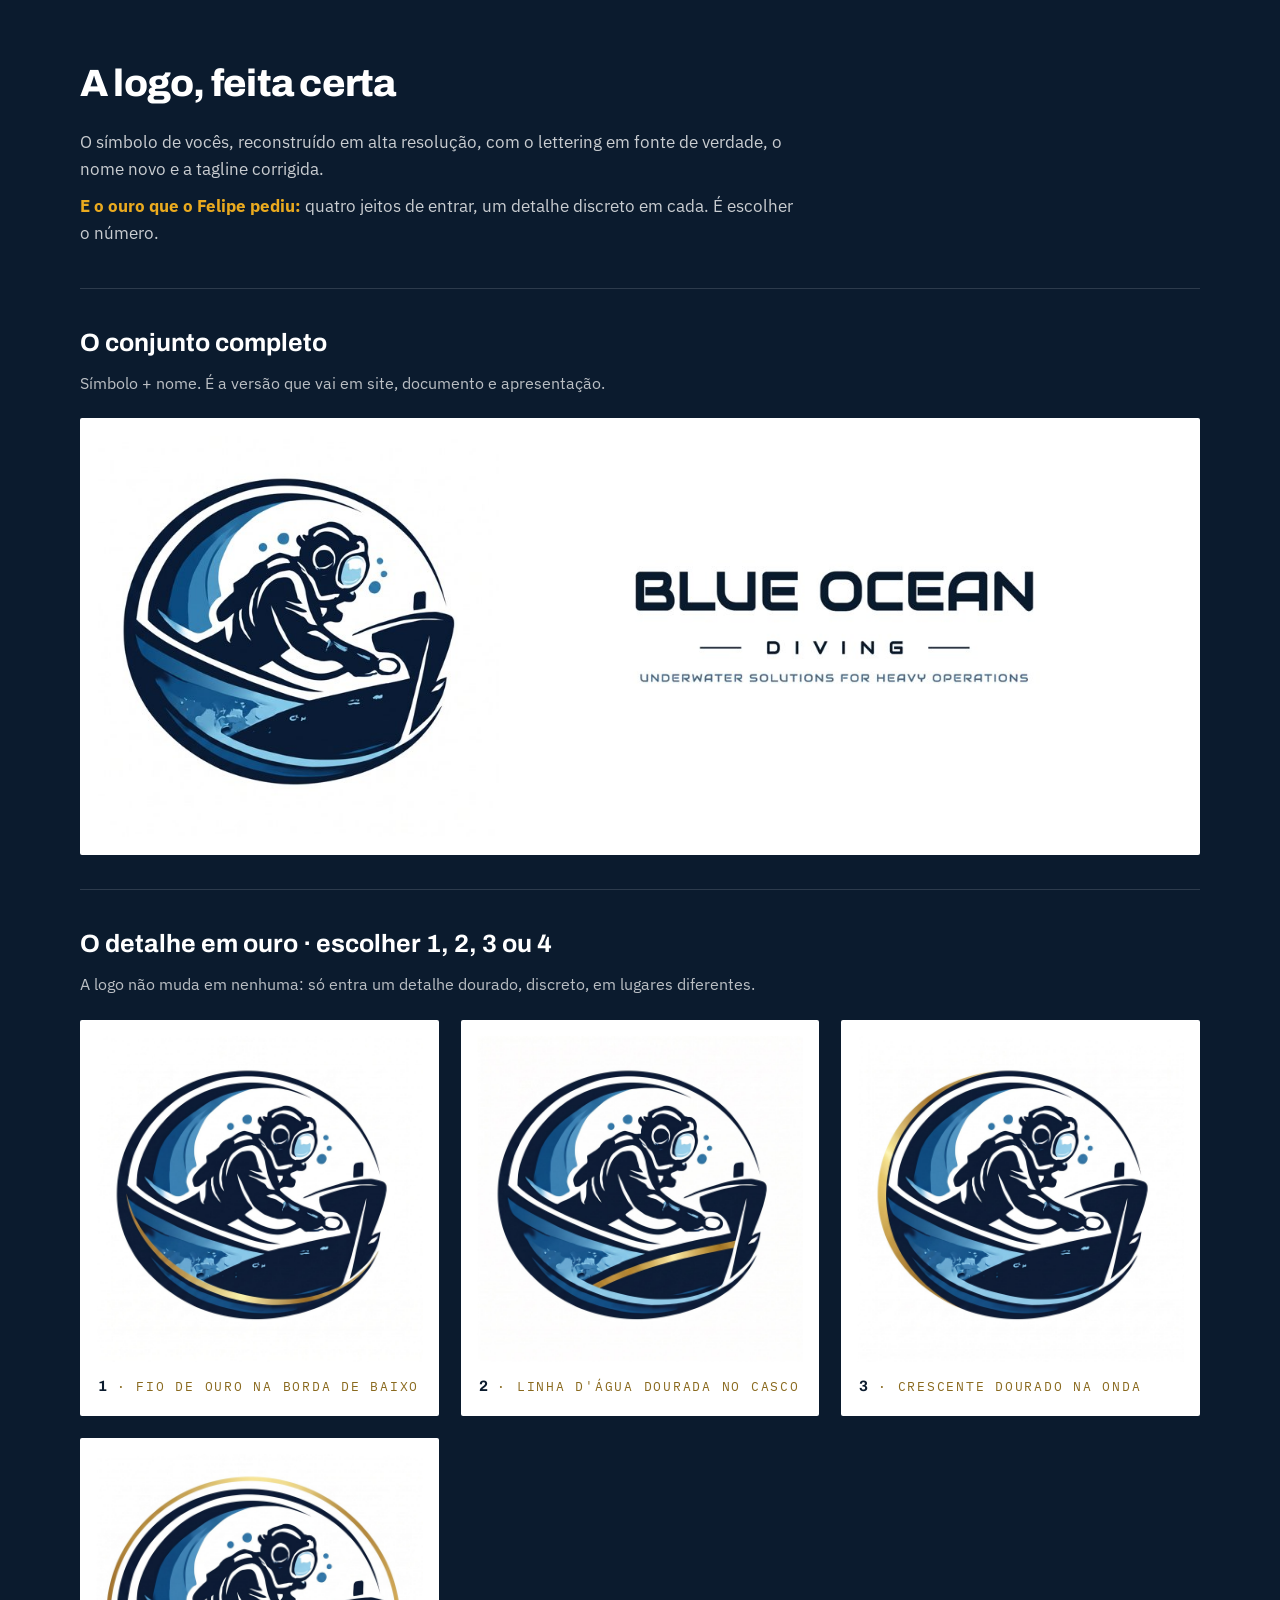
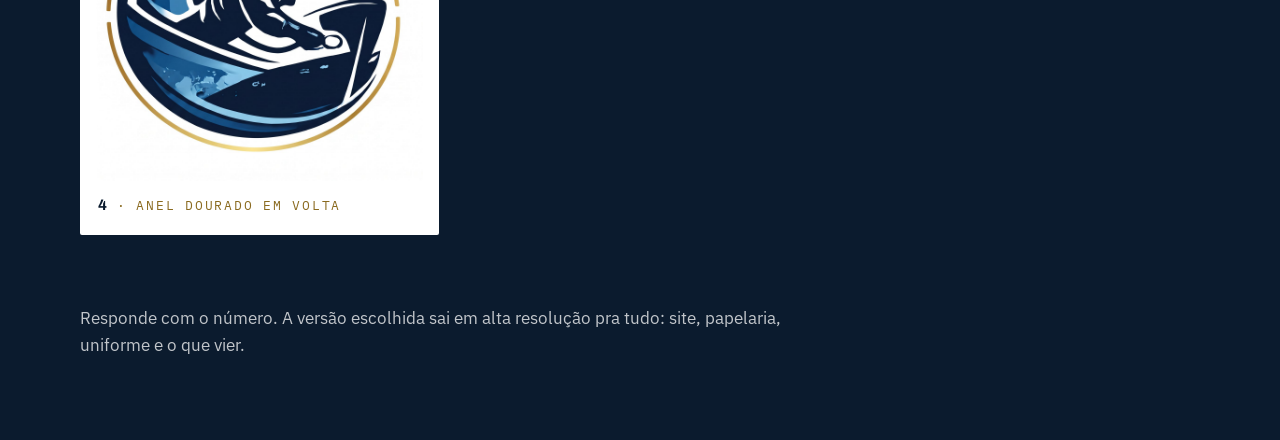
<file: logo.html>
<!doctype html>
<html lang="pt-BR"><head><meta charset="utf-8"><meta name="viewport" content="width=device-width,initial-scale=1">
<title>Blue Ocean Diving · a logo</title>
<link href="https://fonts.googleapis.com/css2?family=Archivo:wght@400;600;700;800&family=IBM+Plex+Mono:wght@400;500&family=IBM+Plex+Sans:wght@400;500&display=swap" rel="stylesheet">
<style>
*{box-sizing:border-box}
body{margin:0;background:#0b1b2e;color:#fff;font-family:'IBM Plex Sans',sans-serif;font-size:17px;line-height:1.6}
.wrap{max-width:1180px;margin:0 auto;padding:0 30px}
.topo{padding:54px 0 30px}
h1{font-family:Archivo,sans-serif;font-weight:800;font-size:38px;letter-spacing:-.02em;margin:0 0 14px}
.topo p{color:rgba(255,255,255,.78);max-width:72ch;margin:0 0 10px}
.topo b{color:#EAAA1F}
h2{font-family:Archivo,sans-serif;font-weight:700;font-size:25px;margin:0 0 8px}
.sec{padding:34px 0 8px;border-top:1px solid rgba(255,255,255,.14)}
.nota{color:rgba(255,255,255,.72);max-width:76ch;margin:0 0 22px;font-size:16px}
.card{background:#fff;border-radius:2px;padding:18px;margin-bottom:26px}
.card img{display:block;width:100%}
.duo{display:grid;grid-template-columns:repeat(auto-fit,minmax(280px,1fr));gap:22px;margin-bottom:26px}
.opt{background:#fff;border-radius:2px;padding:16px 16px 6px}
.opt img{display:block;width:100%}
.opt p{font-family:'IBM Plex Mono',monospace;font-size:12.5px;letter-spacing:.14em;text-transform:uppercase;color:#8a6a1f;margin:12px 2px}
.opt b{color:#0b1b2e;font-family:Archivo,sans-serif;font-size:15px;letter-spacing:0}
.fim{padding:36px 0 80px;color:rgba(255,255,255,.75);max-width:76ch}
</style></head><body><div class="wrap">
<div class="topo">
  <h1>A logo, feita certa</h1>
  <p>O símbolo de vocês, reconstruído em alta resolução, com o lettering em fonte de verdade, o nome novo e a tagline corrigida.</p>
  <p><b>E o ouro que o Felipe pediu:</b> quatro jeitos de entrar, um detalhe discreto em cada. É escolher o número.</p>
</div>
<div class="sec">
  <h2>O conjunto completo</h2>
  <p class="nota">Símbolo + nome. É a versão que vai em site, documento e apresentação.</p>
  <div class="card"><img src="img/logo/lockup.jpg" alt=""></div>
</div>
<div class="sec">
  <h2>O detalhe em ouro · escolher 1, 2, 3 ou 4</h2>
  <p class="nota">A logo não muda em nenhuma: só entra um detalhe dourado, discreto, em lugares diferentes.</p>
  <div class="duo">
    <div class="opt"><img src="img/logo/d1.jpg" alt=""><p><b>1</b> · fio de ouro na borda de baixo</p></div>
    <div class="opt"><img src="img/logo/d2.jpg" alt=""><p><b>2</b> · linha d'água dourada no casco</p></div>
    <div class="opt"><img src="img/logo/d3.jpg" alt=""><p><b>3</b> · crescente dourado na onda</p></div>
    <div class="opt"><img src="img/logo/d4.jpg" alt=""><p><b>4</b> · anel dourado em volta</p></div>
  </div>
</div>
<div class="fim">Responde com o número. A versão escolhida sai em alta resolução pra tudo: site, papelaria, uniforme e o que vier.</div>
</div></body></html>
</file>
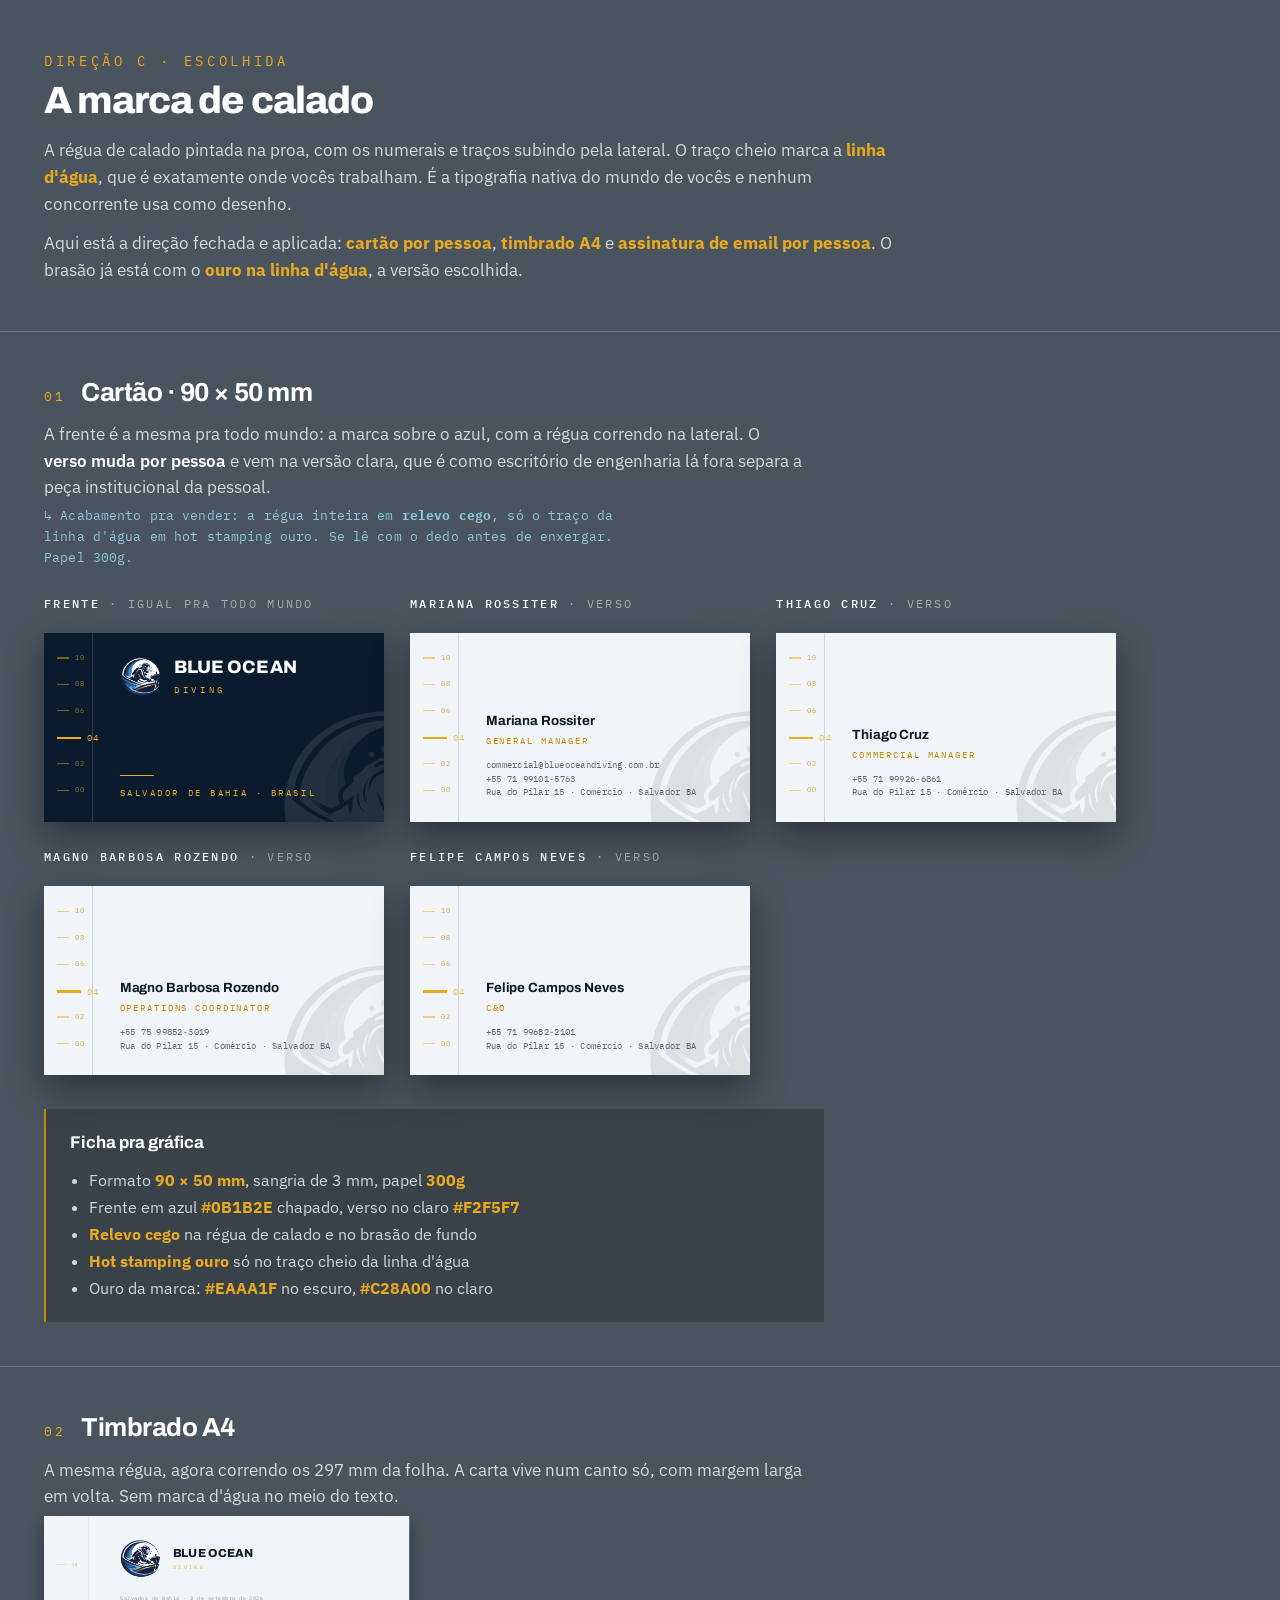
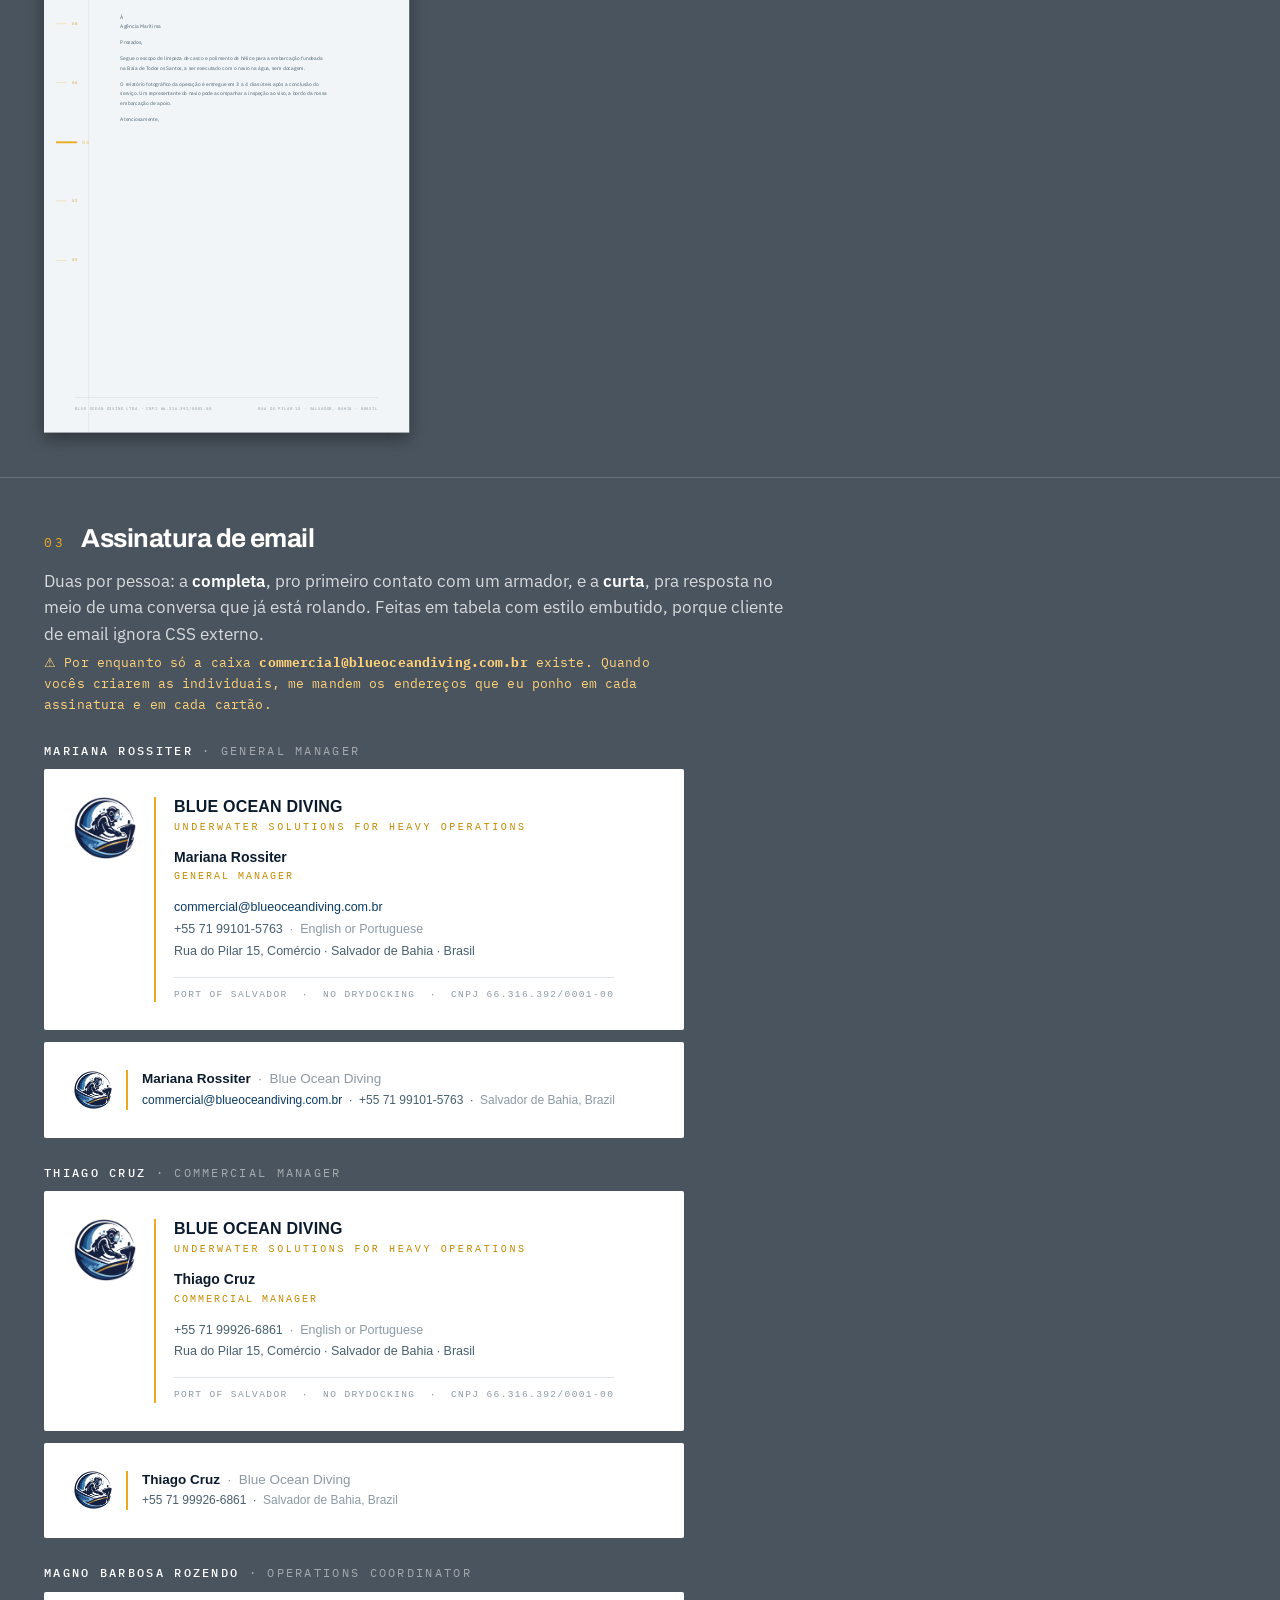
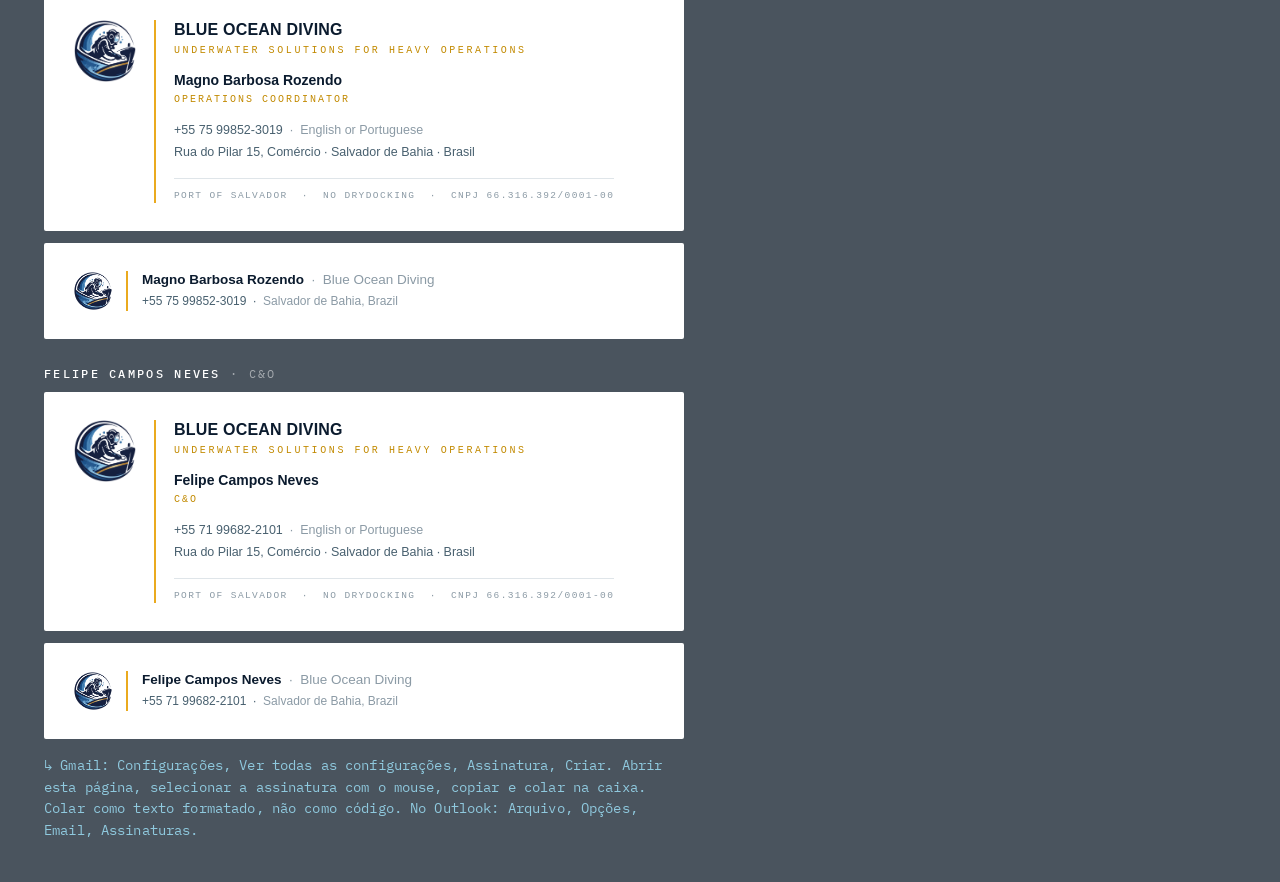
<file: papelaria-final.html>
<!doctype html>
<html lang="pt-BR">
<head>
<meta charset="utf-8">
<meta name="viewport" content="width=device-width,initial-scale=1">
<title>Blue Ocean Diving &middot; papelaria final</title>
<link href="https://fonts.googleapis.com/css2?family=Archivo:wght@400;500;600;700;800&family=IBM+Plex+Mono:wght@400;500&family=IBM+Plex+Sans:wght@400;500;600&display=swap" rel="stylesheet">
<style>
/* ===========================================================
   BLUE OCEAN DIVING · papelaria, 3 direcoes
   Cartao 90x50mm · Timbrado A4 210x297mm

   Regra da casa: peca precisa de IDEIA ESTRUTURAL tirada do
   negocio do cliente, nao de elementos bem posicionados.
   Vazio SEM intencao = amador. Vazio COM intencao = caro.

   As tres ideias:
   A · LINHA D'AGUA   — eles trabalham exatamente nela
   B · CHAPA          — a builder's plate, mesma do site escolhido
   C · MARCA DE CALADO— a regua pintada na proa

   Em todas: bloco tipografico num CANTO so, margem larga,
   nada centralizado, nada preenchendo o meio. Marca d'agua
   em RELEVO CEGO (mesma cor do fundo, opacidade baixissima),
   nao por cima do conteudo. Raio 0 no papel, 9px na tela.
   =========================================================== */
:root{
  --abyss:#0b1b2e; --hull:#0a3a63; --steel:#1a7ba8;
  --surface:#5c9fd0; --ice:#8fc9de; --fog:#f2f5f7;
  --brass:#EAAA1F; --brass-dark:#C28A00;
  --display:'Archivo',system-ui,sans-serif;
  --body:'IBM Plex Sans',system-ui,sans-serif;
  --mono:'IBM Plex Mono',ui-monospace,monospace;
}
*{box-sizing:border-box}
body{margin:0;background:#4a545e;color:#fff;font-family:var(--body);font-size:17px;line-height:1.6}
img{display:block;max-width:100%}

.topo{padding:54px 44px 34px;max-width:940px}
.topo h1{font-family:var(--display);font-weight:800;font-size:38px;letter-spacing:-.025em;margin:0 0 16px;line-height:1.05}
.topo p{color:rgba(255,255,255,.78);margin:0 0 12px}
.topo b{color:var(--brass)}

.bloco{padding:40px 44px 10px;border-top:1px solid rgba(255,255,255,.16)}
.cab{display:flex;align-items:baseline;gap:15px;flex-wrap:wrap;margin-bottom:8px}
.cab h2{font-family:var(--display);font-weight:700;font-size:26px;letter-spacing:-.02em;margin:0}
.cab .let{font-family:var(--mono);font-size:13px;letter-spacing:.24em;color:var(--brass)}
.ideia{color:rgba(255,255,255,.78);max-width:76ch;margin:0 0 6px;font-size:16.5px}
.ideia strong{color:#fff;font-weight:600}
.acab{font-family:var(--mono);font-size:13px;color:var(--ice);max-width:76ch;margin:0 0 26px;letter-spacing:.01em}
.rot{font-family:var(--mono);font-size:11.5px;letter-spacing:.2em;text-transform:uppercase;color:rgba(255,255,255,.45);margin:0 0 12px}
.pecas{display:flex;gap:26px;flex-wrap:wrap;align-items:flex-start;margin-bottom:34px}

/* ---------- suportes ---------- */
.cart{
  width:90mm;height:50mm;position:relative;overflow:hidden;
  background:var(--abyss);color:#fff;box-shadow:0 14px 34px rgba(0,0,0,.4);
}
.tim{
  width:210mm;height:297mm;position:relative;overflow:hidden;
  background:#fff;color:var(--abyss);box-shadow:0 14px 34px rgba(0,0,0,.4);
  transform:scale(.46);transform-origin:top left;margin-bottom:-160mm;margin-right:-113mm;
}
.claro{background:var(--fog);color:var(--abyss)}

/* marca d'agua em relevo cego: mesma cor do fundo, sangrando pela borda.
   Na grafica vira baixo relevo de verdade, que se sente com o dedo. */
.relevo{position:absolute;opacity:.05;pointer-events:none;object-fit:contain}
.cart .relevo{width:64mm;right:-19mm;bottom:-17mm}
/* A Ingrid reprovou a marca d'agua no timbrado: "ta muito ruimmmmmm".
   Certa. Eu tinha DESENHADO um simbolo generico em vez de usar o brasao
   deles, e num A4 o borrao fica grande e vago. Timbrado fica limpo.
   No cartao o relevo continua, porque la ele e pequeno e sangra pela borda. */
.tim  .relevo{display:none}
.claro .relevo{opacity:.075}

.fio{height:1px;background:var(--brass);width:34px}
.mini{
  font-family:var(--mono);font-size:6.4pt;letter-spacing:.5em;text-transform:uppercase;
  color:var(--brass);
}
.tim .mini{font-size:7.4pt}

.marca{font-family:var(--display);font-weight:800;letter-spacing:.004em;line-height:1.05}
.marca span{
  display:block;font-family:var(--mono);font-weight:400;
  letter-spacing:.42em;color:var(--brass);
}
.cart .marca{font-size:13.5pt} .cart .marca span{font-size:6.6pt;margin-top:2.1mm}
.cart .nome{font-size:10pt}
.cart .cargo{margin-bottom:2.6mm}
.tim  .marca{font-size:19pt}   .tim  .marca span{font-size:8.6pt;margin-top:3mm}

.dados{font-family:var(--mono);font-size:6.6pt;line-height:1.58;letter-spacing:.03em}
.cart .dados{color:rgba(255,255,255,.72)}
.cart.claro .dados{color:#5a6b78}
.tim .dados{font-size:8pt;line-height:1.8;color:#5a6b78}
.nome{font-family:var(--display);font-weight:700;font-size:10.5pt;letter-spacing:-.005em;margin-bottom:.8mm}
.cargo{font-family:var(--mono);font-size:6.4pt;letter-spacing:.22em;text-transform:uppercase;color:var(--brass);margin-bottom:3.4mm}

/* ═══ A · LINHA D'AGUA ═══
   O corte horizontal duro na MESMA altura na frente e no verso:
   e o que prova que as duas sao a mesma peca. */
.a-ar{position:absolute;left:0;right:0;top:0;height:20mm;background:var(--abyss)}
.a-linha{position:absolute;left:0;right:0;top:20mm;height:.6mm;background:var(--brass)}
.a-agua{position:absolute;left:0;right:0;top:20.6mm;bottom:0;background:linear-gradient(180deg,#07182b,#0b1b2e)}
.a-conteudo{position:absolute;inset:0;padding:6mm 7mm}
.a-topo{height:14mm;display:flex;align-items:center;gap:3.6mm}
.a-topo img{width:11mm;height:11mm;object-fit:contain;flex:none}
.a-baixo{position:absolute;left:7mm;right:7mm;bottom:5mm}
/* timbrado A: a linha corre alto e o texto vive na agua */
.tim .a-ar{height:44mm} .tim .a-linha{top:44mm;height:.8mm} .tim .a-agua{top:44.8mm;background:#fff}
.tim .a-conteudo{padding:13mm 18mm}
.tim .a-topo{height:31mm;gap:7mm}
.tim .a-topo img{width:23mm;height:23mm}
.tim .a-baixo{left:18mm;right:18mm;bottom:13mm}

/* ═══ B · CHAPA ═══
   Builder's plate: rebite no canto, registro gravado no topo,
   fio de ouro na base. Mesma linguagem do site escolhido. */
.b-plate{
  position:absolute;inset:0;
  background:linear-gradient(180deg,rgba(255,255,255,.05),transparent 38%),
             linear-gradient(96deg,#12283e,#0b1b2e 44%,#0e2137);
  border-bottom:.7mm solid var(--brass-dark);
}
.b-claro .b-plate{background:linear-gradient(96deg,#fff,var(--fog) 48%,#eaeff2);border-bottom-color:var(--brass)}
.b-reg{
  position:absolute;left:0;right:0;top:0;height:6.4mm;
  background:rgba(0,0,0,.26);border-bottom:.2mm solid rgba(255,255,255,.11);
  display:flex;align-items:center;padding:0 7mm;
  font-family:var(--mono);font-size:5.5pt;letter-spacing:.2em;text-transform:uppercase;
  color:rgba(255,255,255,.42);
}
.b-claro .b-reg{background:rgba(11,27,46,.05);border-bottom-color:rgba(11,27,46,.13);color:#7d8d99}
.b-reg b{color:var(--brass);font-weight:500}
.b-claro .b-reg b{color:var(--brass-dark)}
.b-reg span{margin-left:auto}
.b-conteudo{position:absolute;left:0;right:0;top:6.4mm;bottom:0;padding:5mm 7mm 6mm}
.reb{position:absolute;width:.9mm;height:.9mm;border-radius:50%;background:rgba(255,255,255,.17);box-shadow:0 .1mm 0 rgba(0,0,0,.5)}
.b-claro .reb{background:rgba(11,27,46,.16)}
.reb.r1{left:2.2mm;top:2.2mm} .reb.r2{right:2.2mm;top:2.2mm}
.reb.r3{left:2.2mm;bottom:2.2mm} .reb.r4{right:2.2mm;bottom:2.2mm}
.tim .b-reg{height:13mm;padding:0 18mm;font-size:7pt}
.tim .b-conteudo{top:13mm;padding:13mm 18mm}
.tim .reb{width:1.7mm;height:1.7mm}
.tim .reb.r1{left:5mm;top:5mm} .tim .reb.r2{right:5mm;top:5mm}
.tim .reb.r3{left:5mm;bottom:5mm} .tim .reb.r4{right:5mm;bottom:5mm}

/* ═══ C · MARCA DE CALADO ═══
   A regua pintada na proa: numerais e tracos de 20 em 20cm,
   subindo pela lateral esquerda. O bloco de texto vive no canto. */
.c-reg{position:absolute;left:0;top:0;bottom:0;width:13mm;border-right:.2mm solid rgba(255,255,255,.14)}
.c-claro .c-reg{border-right-color:rgba(11,27,46,.13)}
.c-marca{position:absolute;left:0;display:flex;align-items:center;gap:1.6mm;padding-left:3.4mm}
.c-marca i{
  font-style:normal;font-family:var(--mono);font-size:5.6pt;letter-spacing:.14em;
  color:rgba(234,170,31,.62);
}
.c-claro .c-marca i{color:var(--brass-dark);opacity:.7}
.c-marca u{display:block;text-decoration:none;height:.35mm;background:rgba(234,170,31,.5);width:3.2mm}
.c-marca.forte i{color:var(--brass);font-size:6.4pt}
.c-marca.forte u{width:6.4mm;height:.7mm;background:var(--brass)}
.c-conteudo{position:absolute;left:13mm;right:0;top:0;bottom:0;padding:6mm 7mm}
.tim .c-reg{width:26mm}
.tim .c-marca{padding-left:7mm;gap:3mm}
.tim .c-marca i{font-size:7pt} .tim .c-marca u{width:6mm}
.tim .c-marca.forte i{font-size:8pt} .tim .c-marca.forte u{width:12mm;height:1mm}
.tim .c-conteudo{left:26mm;padding:13mm 18mm}

/* corpo do timbrado: a carta de verdade, pra ver o texto correndo */
.carta{font-size:8.6pt;line-height:1.75;color:#48606f;max-width:64ch;margin-top:9mm}
.carta .dt{font-family:var(--mono);font-size:7.4pt;letter-spacing:.16em;color:#8b9aa5;margin-bottom:6mm}
.carta p{margin:0 0 4mm}
.rod-tim{
  position:absolute;left:18mm;right:18mm;bottom:12mm;padding-top:4mm;
  border-top:.2mm solid rgba(11,27,46,.13);
  font-family:var(--mono);font-size:6.8pt;letter-spacing:.13em;text-transform:uppercase;color:#8b9aa5;
  display:flex;justify-content:space-between;gap:10mm;
}
</style>

<style>
/* ── ajustes da versao FINAL (so a direcao C) ── */
.topo h1 .let{font-family:var(--mono);font-size:14px;letter-spacing:.26em;color:var(--brass);display:block;margin-bottom:12px;font-weight:400}
.selo{display:inline-block;font-family:var(--mono);font-size:10px;letter-spacing:.18em;text-transform:uppercase;
      color:#0b1b2e;background:var(--brass);padding:3px 8px;border-radius:2px;vertical-align:2px}
.selo.vazio{background:transparent;color:var(--brass);border:1px solid rgba(234,170,31,.5)}
.pess{font-family:var(--mono);font-size:11.5px;letter-spacing:.2em;text-transform:uppercase;
      color:rgba(255,255,255,.5);margin:0 0 9px}
.pess b{color:#fff;font-weight:500}
.cartela{display:flex;flex-direction:column;gap:11px}
.grafica{background:rgba(0,0,0,.22);border-left:2px solid var(--brass-dark);padding:20px 24px;max-width:78ch;margin:6px 0 34px}
.grafica h3{font-family:var(--display);font-size:17px;margin:0 0 10px;font-weight:700}
.grafica ul{margin:0;padding-left:19px;color:rgba(255,255,255,.78);font-size:15.5px;line-height:1.75}
.grafica li b{color:var(--brass)}
.papel{background:#fff;padding:28px 30px;max-width:640px;border-radius:2px;margin-bottom:12px}
.como{font-family:var(--mono);font-size:13.5px;color:var(--ice);max-width:78ch;margin:16px 0 30px;letter-spacing:.01em}
.conf{color:#ffd27a;font-family:var(--mono);font-size:13px;letter-spacing:.01em;max-width:78ch;margin:0 0 26px}
</style>


<style>
/* relevo cego: com o brasao novo (mais limpo e maior) o antigo .075 no
   claro virava MANCHA. Emboss de verdade quase nao tem cor: baixa a
   opacidade e joga mais pra fora, so um pedaco sangrando pelo canto. */
.cart .relevo{width:56mm;right:-29mm;bottom:-22mm}
.claro .relevo{opacity:.085}
.cart .relevo{opacity:.10}
/* o rodape da frente estava quebrando em duas linhas */
.cart .mini{letter-spacing:.3em;white-space:nowrap}
</style>

<style>
/* ---- impressao: A4 retrato, fundo claro ---- */
@page{size:210mm 297mm;margin:0}
@media print{
  body{background:#fff;color:var(--abyss)}
  .topo{padding:22mm 20mm 10mm;max-width:none;page-break-after:always;break-after:page}
  .topo h1{font-size:30pt;color:var(--abyss)}
  .topo h1 .let{color:var(--brass-dark);font-size:11pt}
  .topo p{color:#48606f;font-size:11pt}
  .topo b{color:var(--brass-dark)}
  .bloco{
    padding:18mm 20mm 0;border-top:0;
    page-break-before:always;break-before:page;
  }
  .cab h2{color:var(--abyss);font-size:22pt}
  .cab .let{color:var(--brass-dark)}
  .ideia{color:#48606f;font-size:10.5pt;max-width:none}
  .ideia strong{color:var(--abyss)}
  .acab{color:var(--brass-dark);font-size:9.5pt;max-width:none;margin-bottom:7mm}
  .conf{color:#48606f;font-size:9.5pt;max-width:none;margin-bottom:7mm}
  .conf b{color:var(--brass-dark)}
  .pess{color:#8b9aa5;font-size:8.5pt;margin-bottom:3mm}
  .pess b{color:var(--abyss)}
  .selo.vazio{color:var(--brass-dark);border-color:rgba(194,138,0,.5)}
  .pecas{gap:9mm 8mm;margin-bottom:8mm}
  .cartela{page-break-inside:avoid;break-inside:avoid}
  .cart{box-shadow:none;outline:.2mm solid rgba(11,27,46,.22)}
  .grafica{background:#f4f7f9;color:var(--abyss);max-width:none;padding:8mm 10mm;page-break-inside:avoid}
  .grafica h3{color:var(--abyss);font-size:13pt}
  .grafica ul{color:#48606f;font-size:10pt}
  .grafica li b{color:var(--brass-dark)}
  /* timbrado menor pra caber a folha inteira numa pagina */
  .tim{transform:scale(.62);margin-bottom:-115mm;margin-right:-80mm;box-shadow:none;outline:.2mm solid rgba(11,27,46,.22)}
  /* assinaturas: cada bloco de pessoa inteiro, sem cortar no meio */
  .papel{border:.2mm solid rgba(11,27,46,.14);page-break-inside:avoid;break-inside:avoid;max-width:none}
  .como{color:#48606f;font-size:9.5pt;max-width:none}
  #assin{page-break-before:always;break-before:page}
}
</style>

<style>
@media print{
  /* dois cartoes por linha: 90mm nao cabe 2x na area util de 170mm,
     entao a cartela inteira encolhe (zoom escala o layout, transform nao) */
  #cartoes .cartela{zoom:.8}
  #cartoes .pecas{gap:6mm 6mm;margin-bottom:5mm}
  #cartoes .grafica{padding:6mm 9mm;margin:0}
  #cartoes .grafica ul{font-size:9.5pt;line-height:1.65}
  #cartoes .acab{margin-bottom:5mm}
  /* bloco de altura travada: o que sobra nao vaza pra folha seguinte */
  #cartoes,#timbrado{height:297mm;overflow:hidden;page-break-inside:avoid}
  #timbrado .tim{transform:scale(.66);margin-bottom:-101mm;margin-right:-71mm}
  /* cada pessoa das assinaturas fica inteira na mesma folha */
  #assin .papel{margin-bottom:9px}
}
</style>
</head>
<body>

<div class="topo">
  <h1><span class="let">DIRE&Ccedil;&Atilde;O C &middot; ESCOLHIDA</span>A marca de calado</h1>
  <p>A r&eacute;gua de calado pintada na proa, com os numerais e tra&ccedil;os subindo pela lateral. O tra&ccedil;o cheio marca a <b>linha d'&aacute;gua</b>, que &eacute; exatamente onde voc&ecirc;s trabalham. &Eacute; a tipografia nativa do mundo de voc&ecirc;s e nenhum concorrente usa como desenho.</p>
  <p>Aqui est&aacute; a dire&ccedil;&atilde;o fechada e aplicada: <b>cart&atilde;o por pessoa</b>, <b>timbrado A4</b> e <b>assinatura de email por pessoa</b>. O brasão j&aacute; est&aacute; com o <b>ouro na linha d'&aacute;gua</b>, a vers&atilde;o escolhida.</p>
</div>

<div class="bloco" id="cartoes">
  <div class="cab"><span class="let">01</span><h2>Cart&atilde;o &middot; 90 &times; 50 mm</h2></div>
  <p class="ideia">A frente &eacute; a mesma pra todo mundo: a marca sobre o azul, com a r&eacute;gua correndo na lateral. O <strong>verso muda por pessoa</strong> e vem na vers&atilde;o clara, que &eacute; como escrit&oacute;rio de engenharia l&aacute; fora separa a pe&ccedil;a institucional da pessoal.</p>
  <p class="acab">&#8627; Acabamento pra vender: a r&eacute;gua inteira em <b>relevo cego</b>, s&oacute; o tra&ccedil;o da linha d'&aacute;gua em hot stamping ouro. Se l&ecirc; com o dedo antes de enxergar. Papel 300g.</p>
  <div class="pecas">
  <div class="cartela">
    <p class="pess"><b>Frente</b> &middot; igual pra todo mundo</p>
    <div class="cart">
      <img class="relevo" src="img/carimbo-branco.png?v=5" alt="">
      <div class="c-reg">
        <div class="c-marca" style="top:5mm"><u></u><i>10</i></div>
        <div class="c-marca" style="top:12mm"><u></u><i>08</i></div>
        <div class="c-marca" style="top:19mm"><u></u><i>06</i></div>
        <div class="c-marca forte" style="top:26mm"><u></u><i>04</i></div>
        <div class="c-marca" style="top:33mm"><u></u><i>02</i></div>
        <div class="c-marca" style="top:40mm"><u></u><i>00</i></div>
      </div>
      <div class="c-conteudo" style="display:flex;flex-direction:column;justify-content:space-between">
        <div style="display:flex;align-items:center;gap:3.4mm">
          <img src="img/logo.png?v=5" alt="" style="width:11mm;height:11mm;object-fit:contain">
          <div class="marca">BLUE OCEAN<span>DIVING</span></div>
        </div>
        <div>
          <div class="fio" style="margin-bottom:2.6mm"></div>
          <div class="mini">Salvador de Bahia &middot; Brasil</div>
        </div>
      </div>
    </div>
  </div>
  <div class="cartela">
    <p class="pess"><b>Mariana Rossiter</b> &middot; verso</p>
    <div class="cart c-claro claro">
      <img class="relevo" src="img/carimbo-navy.png?v=5" alt="">
      <div class="c-reg">
        <div class="c-marca" style="top:5mm"><u></u><i>10</i></div>
        <div class="c-marca" style="top:12mm"><u></u><i>08</i></div>
        <div class="c-marca" style="top:19mm"><u></u><i>06</i></div>
        <div class="c-marca forte" style="top:26mm"><u></u><i>04</i></div>
        <div class="c-marca" style="top:33mm"><u></u><i>02</i></div>
        <div class="c-marca" style="top:40mm"><u></u><i>00</i></div>
      </div>
      <div class="c-conteudo" style="display:flex;flex-direction:column;justify-content:flex-end">
        <div class="nome">Mariana Rossiter</div>
        <div class="cargo" style="color:var(--brass-dark)">General Manager</div>
        <div class="dados">
          commercial@blueoceandiving.com.br<br>
          +55 71 99101&#8209;5763<br>
          Rua do Pilar 15 &middot; Com&eacute;rcio &middot; Salvador BA
        </div>
      </div>
    </div>
  </div>
  <div class="cartela">
    <p class="pess"><b>Thiago Cruz</b> &middot; verso </p>
    <div class="cart c-claro claro">
      <img class="relevo" src="img/carimbo-navy.png?v=5" alt="">
      <div class="c-reg">
        <div class="c-marca" style="top:5mm"><u></u><i>10</i></div>
        <div class="c-marca" style="top:12mm"><u></u><i>08</i></div>
        <div class="c-marca" style="top:19mm"><u></u><i>06</i></div>
        <div class="c-marca forte" style="top:26mm"><u></u><i>04</i></div>
        <div class="c-marca" style="top:33mm"><u></u><i>02</i></div>
        <div class="c-marca" style="top:40mm"><u></u><i>00</i></div>
      </div>
      <div class="c-conteudo" style="display:flex;flex-direction:column;justify-content:flex-end">
        <div class="nome">Thiago Cruz</div>
        <div class="cargo" style="color:var(--brass-dark)">Commercial Manager</div>
        <div class="dados">
          +55 71 99926&#8209;6861<br>
          Rua do Pilar 15 &middot; Com&eacute;rcio &middot; Salvador BA
        </div>
      </div>
    </div>
  </div>
  <div class="cartela">
    <p class="pess"><b>Magno Barbosa Rozendo</b> &middot; verso </p>
    <div class="cart c-claro claro">
      <img class="relevo" src="img/carimbo-navy.png?v=5" alt="">
      <div class="c-reg">
        <div class="c-marca" style="top:5mm"><u></u><i>10</i></div>
        <div class="c-marca" style="top:12mm"><u></u><i>08</i></div>
        <div class="c-marca" style="top:19mm"><u></u><i>06</i></div>
        <div class="c-marca forte" style="top:26mm"><u></u><i>04</i></div>
        <div class="c-marca" style="top:33mm"><u></u><i>02</i></div>
        <div class="c-marca" style="top:40mm"><u></u><i>00</i></div>
      </div>
      <div class="c-conteudo" style="display:flex;flex-direction:column;justify-content:flex-end">
        <div class="nome">Magno Barbosa Rozendo</div>
        <div class="cargo" style="color:var(--brass-dark)">Operations Coordinator</div>
        <div class="dados">
          +55 75 99852&#8209;3019<br>
          Rua do Pilar 15 &middot; Com&eacute;rcio &middot; Salvador BA
        </div>
      </div>
    </div>
  </div>
  <div class="cartela">
    <p class="pess"><b>Felipe Campos Neves</b> &middot; verso </p>
    <div class="cart c-claro claro">
      <img class="relevo" src="img/carimbo-navy.png?v=5" alt="">
      <div class="c-reg">
        <div class="c-marca" style="top:5mm"><u></u><i>10</i></div>
        <div class="c-marca" style="top:12mm"><u></u><i>08</i></div>
        <div class="c-marca" style="top:19mm"><u></u><i>06</i></div>
        <div class="c-marca forte" style="top:26mm"><u></u><i>04</i></div>
        <div class="c-marca" style="top:33mm"><u></u><i>02</i></div>
        <div class="c-marca" style="top:40mm"><u></u><i>00</i></div>
      </div>
      <div class="c-conteudo" style="display:flex;flex-direction:column;justify-content:flex-end">
        <div class="nome">Felipe Campos Neves</div>
        <div class="cargo" style="color:var(--brass-dark)">C&amp;O</div>
        <div class="dados">
          +55 71 99682&#8209;2101<br>
          Rua do Pilar 15 &middot; Com&eacute;rcio &middot; Salvador BA
        </div>
      </div>
    </div>
  </div>
  </div>
  <div class="grafica">
    <h3>Ficha pra gr&aacute;fica</h3>
    <ul>
      <li>Formato <b>90 &times; 50 mm</b>, sangria de 3 mm, papel <b>300g</b></li>
      <li>Frente em azul <b>#0B1B2E</b> chapado, verso no claro <b>#F2F5F7</b></li>
      <li><b>Relevo cego</b> na r&eacute;gua de calado e no bras&atilde;o de fundo</li>
      <li><b>Hot stamping ouro</b> s&oacute; no tra&ccedil;o cheio da linha d'&aacute;gua</li>
      <li>Ouro da marca: <b>#EAAA1F</b> no escuro, <b>#C28A00</b> no claro</li>
    </ul>
  </div>
</div>

<div class="bloco" id="timbrado">
  <div class="cab"><span class="let">02</span><h2>Timbrado A4</h2></div>
  <p class="ideia">A mesma r&eacute;gua, agora correndo os 297 mm da folha. A carta vive num canto s&oacute;, com margem larga em volta. Sem marca d'&aacute;gua no meio do texto.</p>
  <div class="pecas">
  <div class="tim c-claro claro">
    <img class="relevo" src="img/carimbo-navy.png?v=5" alt="">
    <div class="c-reg">
      <div class="c-marca" style="top:26mm"><u></u><i>10</i></div>
      <div class="c-marca" style="top:60mm"><u></u><i>08</i></div>
      <div class="c-marca" style="top:94mm"><u></u><i>06</i></div>
      <div class="c-marca forte" style="top:128mm"><u></u><i>04</i></div>
      <div class="c-marca" style="top:162mm"><u></u><i>02</i></div>
      <div class="c-marca" style="top:196mm"><u></u><i>00</i></div>
    </div>
    <div class="c-conteudo">
      <div style="display:flex;align-items:center;gap:7mm">
        <img src="img/logo.png?v=5" alt="" style="width:23mm;height:23mm;object-fit:contain">
        <div class="marca">BLUE OCEAN<span>DIVING</span></div>
      </div>
      <div class="carta">
        <div class="dt">Salvador de Bahia &middot; 3 de setembro de 2026</div>
        <p>&Agrave;<br>Ag&ecirc;ncia Mar&iacute;tima</p>
        <p>Prezados,</p>
        <p>Segue o escopo de limpeza de casco e polimento de h&eacute;lice para a embarca&ccedil;&atilde;o fundeada na Ba&iacute;a de Todos os Santos, a ser executado com o navio na &aacute;gua, sem docagem.</p>
        <p>O relat&oacute;rio fotogr&aacute;fico da opera&ccedil;&atilde;o &eacute; entregue em 3 a 4 dias &uacute;teis ap&oacute;s a conclus&atilde;o do servi&ccedil;o. Um representante do navio pode acompanhar a inspe&ccedil;&atilde;o ao vivo, a bordo da nossa embarca&ccedil;&atilde;o de apoio.</p>
        <p>Atenciosamente,</p>
      </div>
    </div>
    <div class="rod-tim">
      <span>Blue Ocean Diving Ltda &middot; CNPJ 66.316.392/0001&#8209;00</span>
      <span>Rua do Pilar 15 &middot; Salvador, Bahia &middot; Brasil</span>
    </div>
  </div>
  </div>
</div>

<div class="bloco" id="assin">
  <div class="cab"><span class="let">03</span><h2>Assinatura de email</h2></div>
  <p class="ideia">Duas por pessoa: a <strong>completa</strong>, pro primeiro contato com um armador, e a <strong>curta</strong>, pra resposta no meio de uma conversa que j&aacute; est&aacute; rolando. Feitas em tabela com estilo embutido, porque cliente de email ignora CSS externo.</p>
  <p class="conf">&#9888; Por enquanto s&oacute; a caixa <b>commercial@blueoceandiving.com.br</b> existe. Quando voc&ecirc;s criarem as individuais, me mandem os endere&ccedil;os que eu ponho em cada assinatura e em cada cart&atilde;o.</p>

  <p class="pess" style="margin-top:26px"><b>Mariana Rossiter</b> &middot; General Manager</p>
  <div class="papel"><table cellpadding="0" cellspacing="0" border="0" style="border-collapse:collapse;font-family:Arial,Helvetica,sans-serif;">
  <tr>
    <td style="padding:0 18px 0 0;vertical-align:top;border-right:2px solid #EAAA1F;">
      <img src="img/logo.png?v=5" width="62" height="62" alt="Blue Ocean Diving" style="display:block;border:0;">
    </td>
    <td style="padding:0 0 0 18px;vertical-align:top;">
      <div style="font-family:Arial,Helvetica,sans-serif;font-size:16px;font-weight:bold;color:#0b1b2e;letter-spacing:.2px;line-height:1.2;">BLUE OCEAN DIVING</div>
      <div style="font-family:'Courier New',Courier,monospace;font-size:10px;letter-spacing:2.6px;color:#C28A00;text-transform:uppercase;padding-top:4px;">Underwater solutions for heavy operations</div>
      <div style="height:12px;line-height:12px;font-size:1px;">&nbsp;</div>
      <div style="font-family:Arial,Helvetica,sans-serif;font-size:14px;font-weight:bold;color:#0b1b2e;line-height:1.3;">Mariana Rossiter</div>
      <div style="font-family:'Courier New',Courier,monospace;font-size:10px;letter-spacing:2px;color:#C28A00;text-transform:uppercase;padding-top:3px;">General Manager</div>
      <div style="height:12px;line-height:12px;font-size:1px;">&nbsp;</div>
      <div style="font-family:Arial,Helvetica,sans-serif;font-size:12.5px;color:#48606f;line-height:1.75;">
        <a href="mailto:commercial@blueoceandiving.com.br" style="color:#0a3a63;text-decoration:none;">commercial@blueoceandiving.com.br</a><br>
        <a href="tel:+5571991015763" style="color:#48606f;text-decoration:none;">+55 71 99101&#8209;5763</a> &nbsp;<span style="color:#8b9aa5;">&middot;&nbsp; English or Portuguese</span><br>
        Rua do Pilar 15, Com&eacute;rcio &middot; Salvador de Bahia &middot; Brasil
      </div>
      <div style="height:14px;line-height:14px;font-size:1px;">&nbsp;</div>
      <div style="border-top:1px solid #dfe5e9;padding-top:9px;font-family:'Courier New',Courier,monospace;font-size:9.5px;letter-spacing:1.4px;color:#8b9aa5;text-transform:uppercase;">
        Port of Salvador &nbsp;&middot;&nbsp; No drydocking &nbsp;&middot;&nbsp; CNPJ 66.316.392/0001-00
      </div>
    </td>
  </tr>
</table></div>
  <div class="papel"><table cellpadding="0" cellspacing="0" border="0" style="border-collapse:collapse;font-family:Arial,Helvetica,sans-serif;">
  <tr>
    <td style="padding:0 14px 0 0;vertical-align:middle;border-right:2px solid #EAAA1F;">
      <img src="img/logo.png?v=5" width="38" height="38" alt="Blue Ocean Diving" style="display:block;border:0;">
    </td>
    <td style="padding:0 0 0 14px;vertical-align:middle;">
      <div style="font-family:Arial,Helvetica,sans-serif;font-size:13.5px;font-weight:bold;color:#0b1b2e;line-height:1.3;">Mariana Rossiter &nbsp;<span style="font-weight:normal;color:#8b9aa5;">&middot;&nbsp; Blue Ocean Diving</span></div>
      <div style="font-family:Arial,Helvetica,sans-serif;font-size:12px;color:#48606f;line-height:1.6;padding-top:3px;">
        <a href="mailto:commercial@blueoceandiving.com.br" style="color:#0a3a63;text-decoration:none;">commercial@blueoceandiving.com.br</a>
        &nbsp;&middot;&nbsp; +55 71 99101&#8209;5763
        &nbsp;&middot;&nbsp; <span style="color:#8b9aa5;">Salvador de Bahia, Brazil</span>
      </div>
    </td>
  </tr>
</table></div>

  <p class="pess" style="margin-top:26px"><b>Thiago Cruz</b> &middot; Commercial Manager </p>
  <div class="papel"><table cellpadding="0" cellspacing="0" border="0" style="border-collapse:collapse;font-family:Arial,Helvetica,sans-serif;">
  <tr>
    <td style="padding:0 18px 0 0;vertical-align:top;border-right:2px solid #EAAA1F;">
      <img src="img/logo.png?v=5" width="62" height="62" alt="Blue Ocean Diving" style="display:block;border:0;">
    </td>
    <td style="padding:0 0 0 18px;vertical-align:top;">
      <div style="font-family:Arial,Helvetica,sans-serif;font-size:16px;font-weight:bold;color:#0b1b2e;letter-spacing:.2px;line-height:1.2;">BLUE OCEAN DIVING</div>
      <div style="font-family:'Courier New',Courier,monospace;font-size:10px;letter-spacing:2.6px;color:#C28A00;text-transform:uppercase;padding-top:4px;">Underwater solutions for heavy operations</div>
      <div style="height:12px;line-height:12px;font-size:1px;">&nbsp;</div>
      <div style="font-family:Arial,Helvetica,sans-serif;font-size:14px;font-weight:bold;color:#0b1b2e;line-height:1.3;">Thiago Cruz</div>
      <div style="font-family:'Courier New',Courier,monospace;font-size:10px;letter-spacing:2px;color:#C28A00;text-transform:uppercase;padding-top:3px;">Commercial Manager</div>
      <div style="height:12px;line-height:12px;font-size:1px;">&nbsp;</div>
      <div style="font-family:Arial,Helvetica,sans-serif;font-size:12.5px;color:#48606f;line-height:1.75;">
        <a href="tel:+5571999266861" style="color:#48606f;text-decoration:none;">+55 71 99926&#8209;6861</a> &nbsp;<span style="color:#8b9aa5;">&middot;&nbsp; English or Portuguese</span><br>
        Rua do Pilar 15, Com&eacute;rcio &middot; Salvador de Bahia &middot; Brasil
      </div>
      <div style="height:14px;line-height:14px;font-size:1px;">&nbsp;</div>
      <div style="border-top:1px solid #dfe5e9;padding-top:9px;font-family:'Courier New',Courier,monospace;font-size:9.5px;letter-spacing:1.4px;color:#8b9aa5;text-transform:uppercase;">
        Port of Salvador &nbsp;&middot;&nbsp; No drydocking &nbsp;&middot;&nbsp; CNPJ 66.316.392/0001-00
      </div>
    </td>
  </tr>
</table></div>
  <div class="papel"><table cellpadding="0" cellspacing="0" border="0" style="border-collapse:collapse;font-family:Arial,Helvetica,sans-serif;">
  <tr>
    <td style="padding:0 14px 0 0;vertical-align:middle;border-right:2px solid #EAAA1F;">
      <img src="img/logo.png?v=5" width="38" height="38" alt="Blue Ocean Diving" style="display:block;border:0;">
    </td>
    <td style="padding:0 0 0 14px;vertical-align:middle;">
      <div style="font-family:Arial,Helvetica,sans-serif;font-size:13.5px;font-weight:bold;color:#0b1b2e;line-height:1.3;">Thiago Cruz &nbsp;<span style="font-weight:normal;color:#8b9aa5;">&middot;&nbsp; Blue Ocean Diving</span></div>
      <div style="font-family:Arial,Helvetica,sans-serif;font-size:12px;color:#48606f;line-height:1.6;padding-top:3px;">+55 71 99926&#8209;6861
        &nbsp;&middot;&nbsp; <span style="color:#8b9aa5;">Salvador de Bahia, Brazil</span>
      </div>
    </td>
  </tr>
</table></div>

  <p class="pess" style="margin-top:26px"><b>Magno Barbosa Rozendo</b> &middot; Operations Coordinator </p>
  <div class="papel"><table cellpadding="0" cellspacing="0" border="0" style="border-collapse:collapse;font-family:Arial,Helvetica,sans-serif;">
  <tr>
    <td style="padding:0 18px 0 0;vertical-align:top;border-right:2px solid #EAAA1F;">
      <img src="img/logo.png?v=5" width="62" height="62" alt="Blue Ocean Diving" style="display:block;border:0;">
    </td>
    <td style="padding:0 0 0 18px;vertical-align:top;">
      <div style="font-family:Arial,Helvetica,sans-serif;font-size:16px;font-weight:bold;color:#0b1b2e;letter-spacing:.2px;line-height:1.2;">BLUE OCEAN DIVING</div>
      <div style="font-family:'Courier New',Courier,monospace;font-size:10px;letter-spacing:2.6px;color:#C28A00;text-transform:uppercase;padding-top:4px;">Underwater solutions for heavy operations</div>
      <div style="height:12px;line-height:12px;font-size:1px;">&nbsp;</div>
      <div style="font-family:Arial,Helvetica,sans-serif;font-size:14px;font-weight:bold;color:#0b1b2e;line-height:1.3;">Magno Barbosa Rozendo</div>
      <div style="font-family:'Courier New',Courier,monospace;font-size:10px;letter-spacing:2px;color:#C28A00;text-transform:uppercase;padding-top:3px;">Operations Coordinator</div>
      <div style="height:12px;line-height:12px;font-size:1px;">&nbsp;</div>
      <div style="font-family:Arial,Helvetica,sans-serif;font-size:12.5px;color:#48606f;line-height:1.75;">
        <a href="tel:+5575998523019" style="color:#48606f;text-decoration:none;">+55 75 99852&#8209;3019</a> &nbsp;<span style="color:#8b9aa5;">&middot;&nbsp; English or Portuguese</span><br>
        Rua do Pilar 15, Com&eacute;rcio &middot; Salvador de Bahia &middot; Brasil
      </div>
      <div style="height:14px;line-height:14px;font-size:1px;">&nbsp;</div>
      <div style="border-top:1px solid #dfe5e9;padding-top:9px;font-family:'Courier New',Courier,monospace;font-size:9.5px;letter-spacing:1.4px;color:#8b9aa5;text-transform:uppercase;">
        Port of Salvador &nbsp;&middot;&nbsp; No drydocking &nbsp;&middot;&nbsp; CNPJ 66.316.392/0001-00
      </div>
    </td>
  </tr>
</table></div>
  <div class="papel"><table cellpadding="0" cellspacing="0" border="0" style="border-collapse:collapse;font-family:Arial,Helvetica,sans-serif;">
  <tr>
    <td style="padding:0 14px 0 0;vertical-align:middle;border-right:2px solid #EAAA1F;">
      <img src="img/logo.png?v=5" width="38" height="38" alt="Blue Ocean Diving" style="display:block;border:0;">
    </td>
    <td style="padding:0 0 0 14px;vertical-align:middle;">
      <div style="font-family:Arial,Helvetica,sans-serif;font-size:13.5px;font-weight:bold;color:#0b1b2e;line-height:1.3;">Magno Barbosa Rozendo &nbsp;<span style="font-weight:normal;color:#8b9aa5;">&middot;&nbsp; Blue Ocean Diving</span></div>
      <div style="font-family:Arial,Helvetica,sans-serif;font-size:12px;color:#48606f;line-height:1.6;padding-top:3px;">+55 75 99852&#8209;3019
        &nbsp;&middot;&nbsp; <span style="color:#8b9aa5;">Salvador de Bahia, Brazil</span>
      </div>
    </td>
  </tr>
</table></div>

  <p class="pess" style="margin-top:26px"><b>Felipe Campos Neves</b> &middot; C&amp;O </p>
  <div class="papel"><table cellpadding="0" cellspacing="0" border="0" style="border-collapse:collapse;font-family:Arial,Helvetica,sans-serif;">
  <tr>
    <td style="padding:0 18px 0 0;vertical-align:top;border-right:2px solid #EAAA1F;">
      <img src="img/logo.png?v=5" width="62" height="62" alt="Blue Ocean Diving" style="display:block;border:0;">
    </td>
    <td style="padding:0 0 0 18px;vertical-align:top;">
      <div style="font-family:Arial,Helvetica,sans-serif;font-size:16px;font-weight:bold;color:#0b1b2e;letter-spacing:.2px;line-height:1.2;">BLUE OCEAN DIVING</div>
      <div style="font-family:'Courier New',Courier,monospace;font-size:10px;letter-spacing:2.6px;color:#C28A00;text-transform:uppercase;padding-top:4px;">Underwater solutions for heavy operations</div>
      <div style="height:12px;line-height:12px;font-size:1px;">&nbsp;</div>
      <div style="font-family:Arial,Helvetica,sans-serif;font-size:14px;font-weight:bold;color:#0b1b2e;line-height:1.3;">Felipe Campos Neves</div>
      <div style="font-family:'Courier New',Courier,monospace;font-size:10px;letter-spacing:2px;color:#C28A00;text-transform:uppercase;padding-top:3px;">C&amp;O</div>
      <div style="height:12px;line-height:12px;font-size:1px;">&nbsp;</div>
      <div style="font-family:Arial,Helvetica,sans-serif;font-size:12.5px;color:#48606f;line-height:1.75;">
        <a href="tel:+5571996822101" style="color:#48606f;text-decoration:none;">+55 71 99682&#8209;2101</a> &nbsp;<span style="color:#8b9aa5;">&middot;&nbsp; English or Portuguese</span><br>
        Rua do Pilar 15, Com&eacute;rcio &middot; Salvador de Bahia &middot; Brasil
      </div>
      <div style="height:14px;line-height:14px;font-size:1px;">&nbsp;</div>
      <div style="border-top:1px solid #dfe5e9;padding-top:9px;font-family:'Courier New',Courier,monospace;font-size:9.5px;letter-spacing:1.4px;color:#8b9aa5;text-transform:uppercase;">
        Port of Salvador &nbsp;&middot;&nbsp; No drydocking &nbsp;&middot;&nbsp; CNPJ 66.316.392/0001-00
      </div>
    </td>
  </tr>
</table></div>
  <div class="papel"><table cellpadding="0" cellspacing="0" border="0" style="border-collapse:collapse;font-family:Arial,Helvetica,sans-serif;">
  <tr>
    <td style="padding:0 14px 0 0;vertical-align:middle;border-right:2px solid #EAAA1F;">
      <img src="img/logo.png?v=5" width="38" height="38" alt="Blue Ocean Diving" style="display:block;border:0;">
    </td>
    <td style="padding:0 0 0 14px;vertical-align:middle;">
      <div style="font-family:Arial,Helvetica,sans-serif;font-size:13.5px;font-weight:bold;color:#0b1b2e;line-height:1.3;">Felipe Campos Neves &nbsp;<span style="font-weight:normal;color:#8b9aa5;">&middot;&nbsp; Blue Ocean Diving</span></div>
      <div style="font-family:Arial,Helvetica,sans-serif;font-size:12px;color:#48606f;line-height:1.6;padding-top:3px;">+55 71 99682&#8209;2101
        &nbsp;&middot;&nbsp; <span style="color:#8b9aa5;">Salvador de Bahia, Brazil</span>
      </div>
    </td>
  </tr>
</table></div>

  <p class="como">&#8627; Gmail: Configura&ccedil;&otilde;es, Ver todas as configura&ccedil;&otilde;es, Assinatura, Criar. Abrir esta p&aacute;gina, selecionar a assinatura com o mouse, copiar e colar na caixa. Colar como texto formatado, n&atilde;o como c&oacute;digo. No Outlook: Arquivo, Op&ccedil;&otilde;es, Email, Assinaturas.</p>
</div>

</body>
</html>
</file>
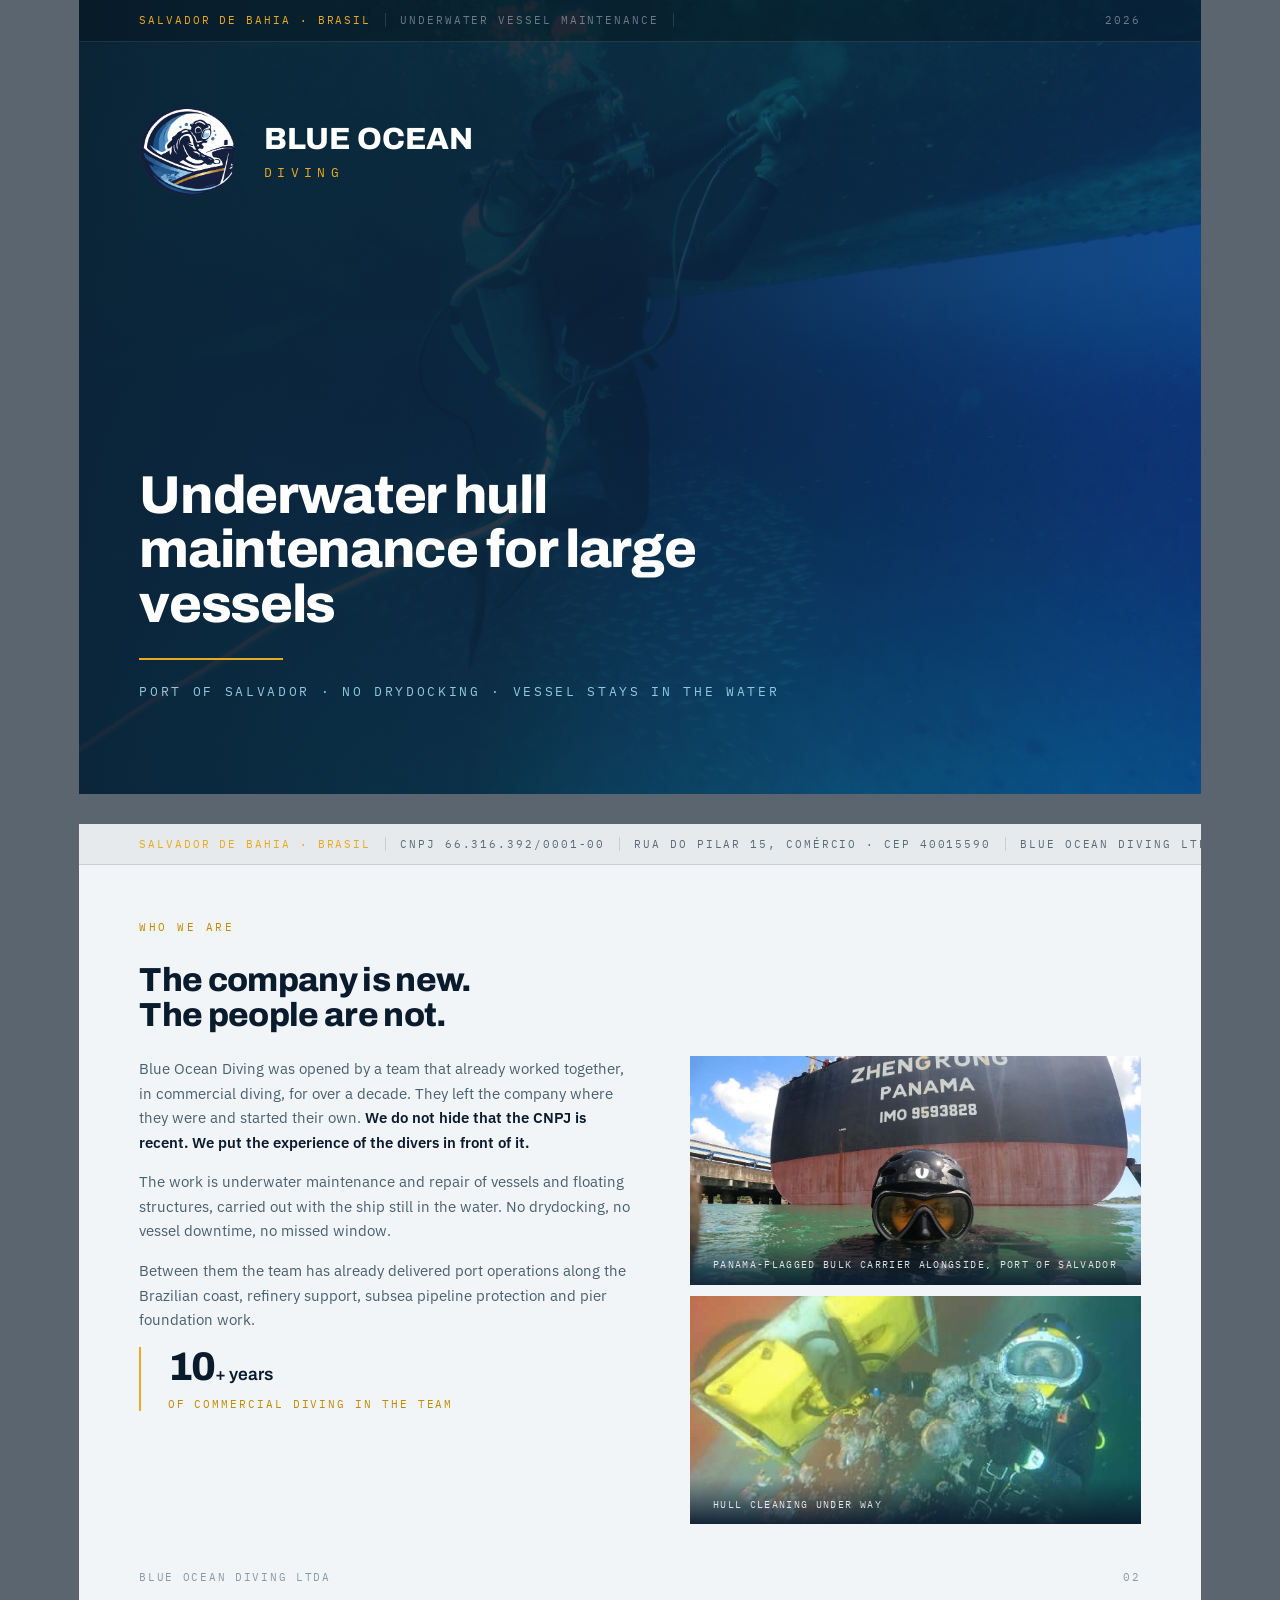
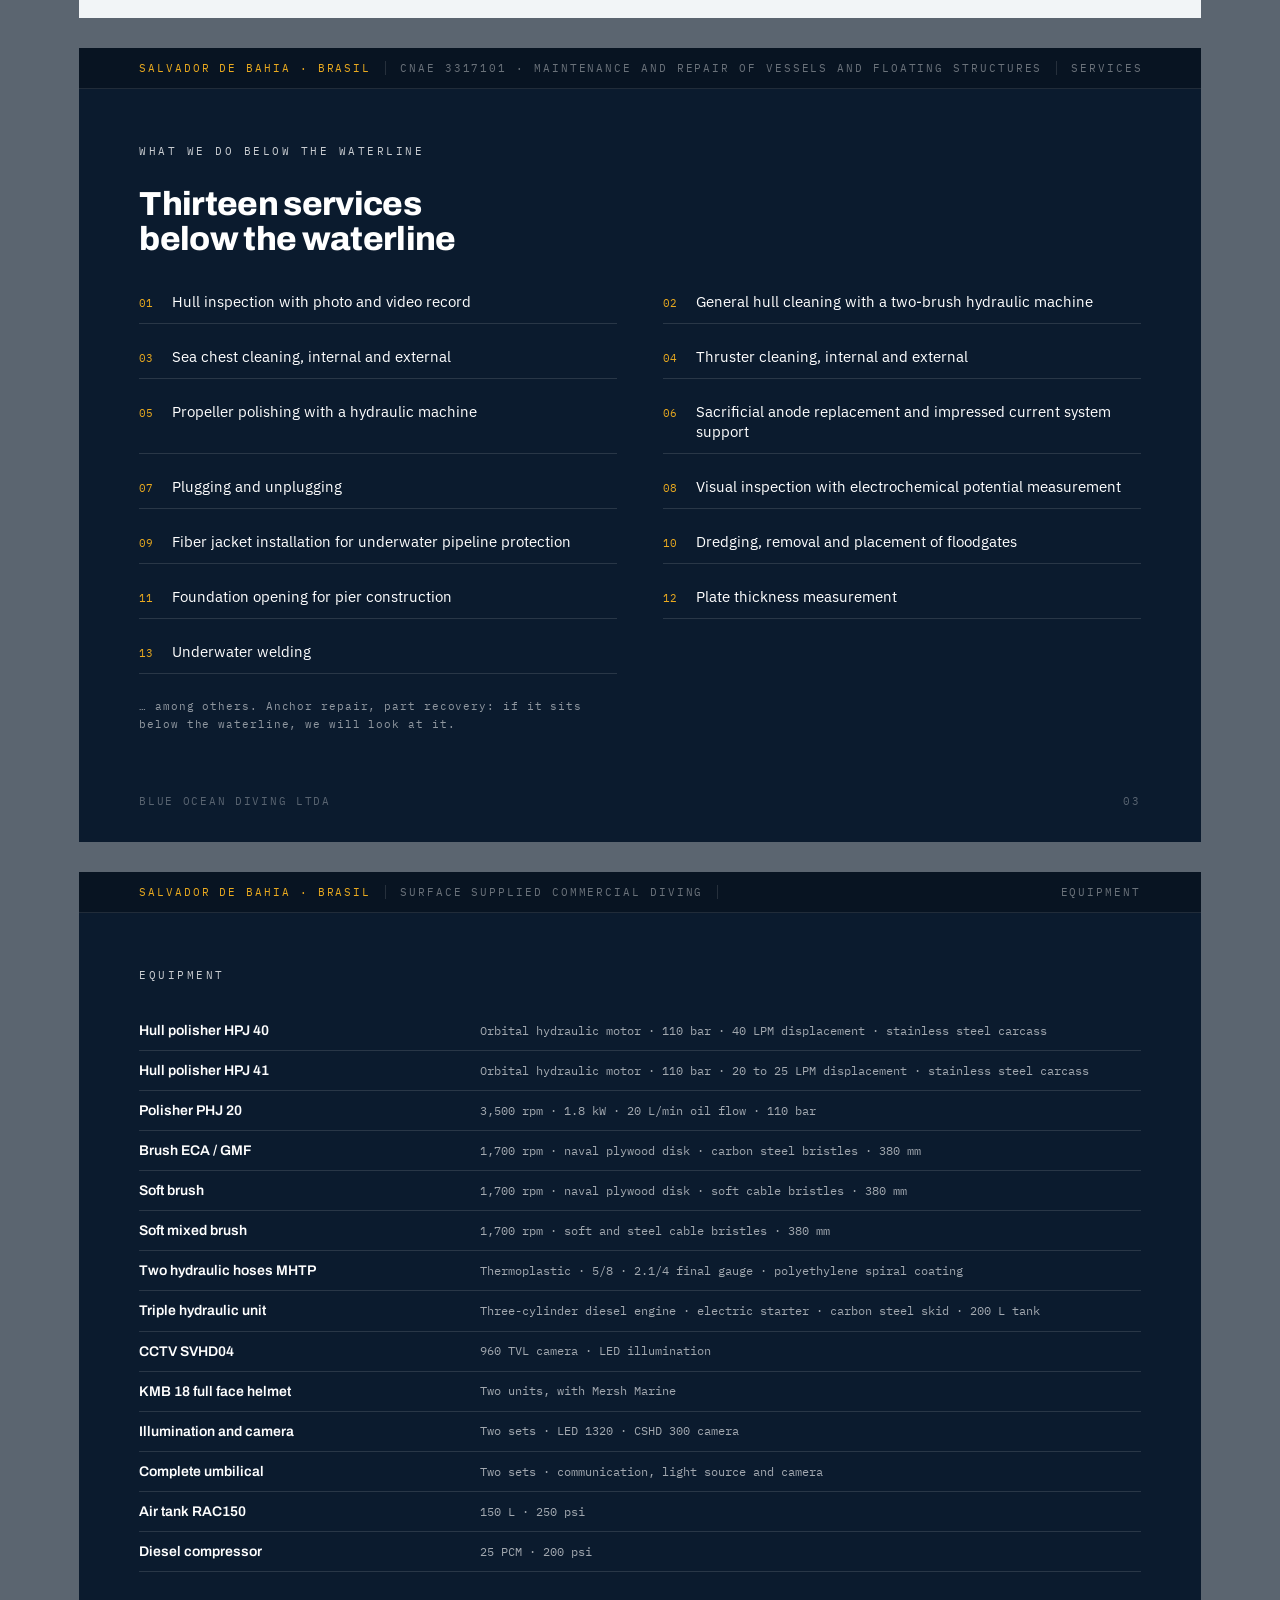
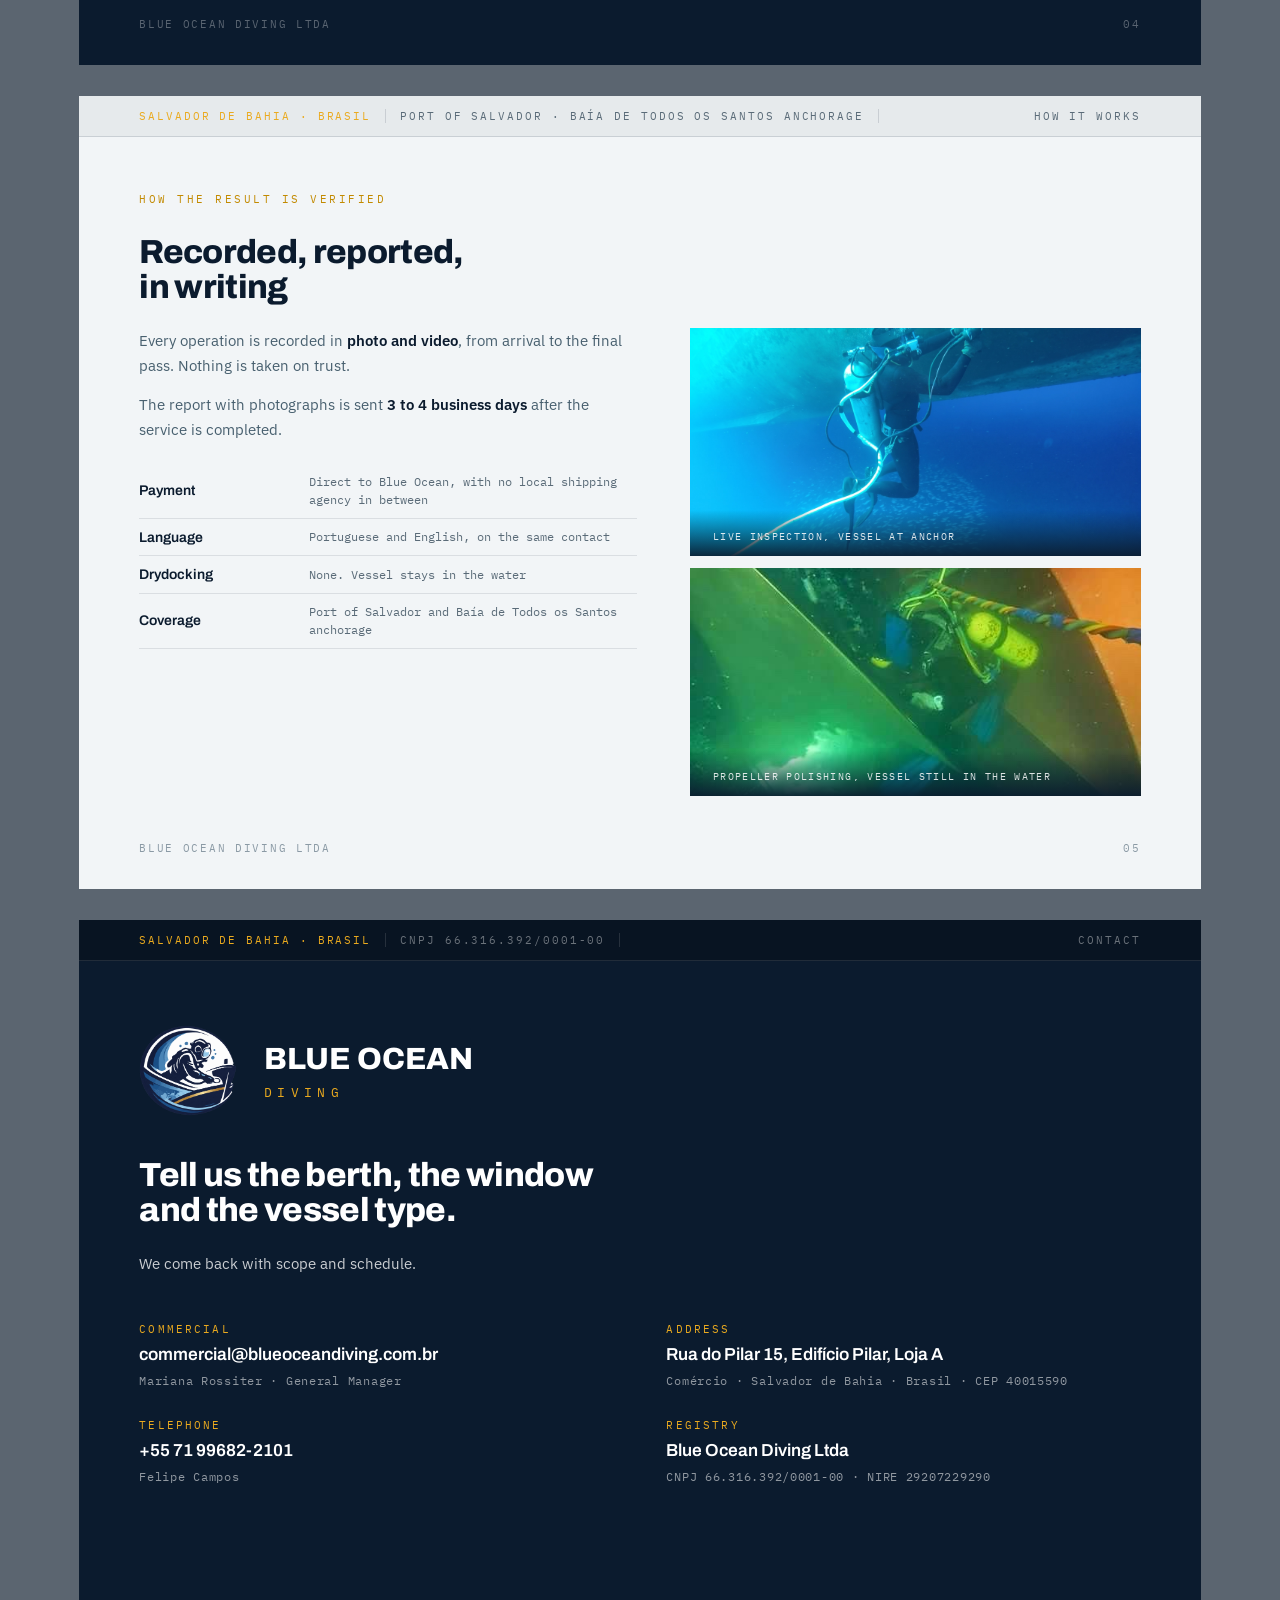
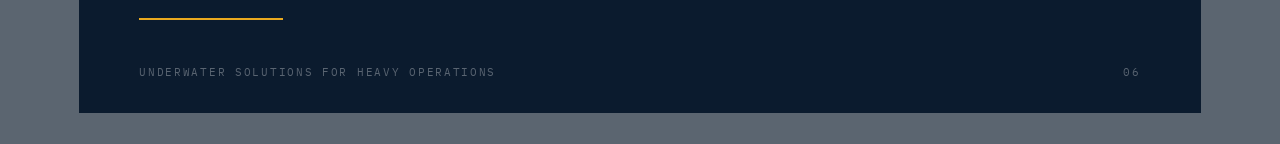
<file: portfolio.html>
<!doctype html>
<html lang="en">
<head>
<meta charset="utf-8">
<meta name="viewport" content="width=device-width,initial-scale=1">
<title>Blue Ocean Diving · Portfolio</title>
<link href="https://fonts.googleapis.com/css2?family=Archivo:wght@400;500;600;700;800&family=IBM+Plex+Mono:wght@400;500&family=IBM+Plex+Sans:wght@400;500;600&display=swap" rel="stylesheet">
<style>

:root{
  --abyss:#0b1b2e; --hull:#0a3a63; --steel:#1a7ba8;
  --surface:#5c9fd0; --ice:#8fc9de; --fog:#f2f5f7;
  --brass:#EAAA1F; --brass-dark:#C28A00;
  --display:'Archivo',system-ui,sans-serif;
  --body:'IBM Plex Sans',system-ui,sans-serif;
  --mono:'IBM Plex Mono',ui-monospace,monospace;
}
*{box-sizing:border-box}
body{margin:0;background:#5b6570;font-family:var(--body);-webkit-font-smoothing:antialiased}
img{display:block;max-width:100%}

.pg{
  width:297mm;height:210mm;margin:0 auto 8mm;position:relative;overflow:hidden;
  background:var(--abyss);color:#fff;display:flex;flex-direction:column;
}
.pg.claro{background:var(--fog);color:var(--abyss)}

.reg{
  flex:none;height:11mm;display:flex;align-items:center;gap:0;
  padding:0 16mm;background:rgba(0,0,0,.26);
  border-bottom:1px solid rgba(255,255,255,.1);
  font-family:var(--mono);font-size:8pt;letter-spacing:.18em;text-transform:uppercase;
  color:rgba(255,255,255,.4);white-space:nowrap;
}
.pg.claro .reg{background:rgba(11,27,46,.05);border-bottom-color:rgba(11,27,46,.13);color:#5a6b78}
.reg i{font-style:normal;padding:0 14px;border-right:1px solid rgba(255,255,255,.12)}
.pg.claro .reg i{border-right-color:rgba(11,27,46,.13)}
.reg i:first-child{padding-left:0}
.reg i.forte{color:var(--brass)}
.reg i:last-child{border-right:0;margin-left:auto;padding-right:0}

.corpo{flex:1;padding:14mm 16mm 12mm;display:flex;flex-direction:column;min-height:0}
.et{
  font-family:var(--mono);font-size:8.5pt;letter-spacing:.22em;text-transform:uppercase;
  color:var(--brass);margin:0 0 7mm;
}
.pg.claro .et{color:var(--brass-dark)}
h1{font-family:var(--display);font-weight:800;font-size:40pt;line-height:1.02;letter-spacing:-.025em;margin:0}
h2{font-family:var(--display);font-weight:800;font-size:25pt;line-height:1.06;letter-spacing:-.02em;margin:0 0 6mm}
p{font-size:11.5pt;line-height:1.6;margin:0 0 4mm;max-width:64ch}
.pg:not(.claro) p{color:rgba(255,255,255,.78)}
.pg.claro p{color:#48606f}
b{font-weight:600}
.pg:not(.claro) b{color:#fff}
.pg.claro b{color:var(--abyss)}
.rodape{
  flex:none;padding:0 16mm 9mm;font-family:var(--mono);font-size:8pt;
  letter-spacing:.16em;text-transform:uppercase;color:rgba(255,255,255,.32);
  display:flex;justify-content:space-between;
}
.pg.claro .rodape{color:#8b9aa5}

.capa{position:relative}
.capa .foto{position:absolute;inset:0}
.capa .foto img{width:100%;height:100%;object-fit:cover}
.capa .veu{
  position:absolute;inset:0;
  background:linear-gradient(100deg,rgba(11,27,46,.96) 0%,rgba(11,27,46,.88) 42%,rgba(11,27,46,.3) 100%);
}
.capa .corpo{position:relative;justify-content:flex-end}
.lock{display:flex;align-items:center;gap:7mm;margin-bottom:auto;padding-top:2mm}
.lock img{width:26mm;height:26mm;object-fit:contain;flex:none}
.lock .nm{font-family:var(--display);font-weight:800;font-size:23pt;line-height:1.04;letter-spacing:.004em}
.lock .nm span{
  display:block;font-family:var(--mono);font-weight:400;font-size:9.5pt;
  letter-spacing:.42em;color:var(--brass);margin-top:3mm;
}
.capa h1{max-width:19ch}
.capa .tag{
  font-family:var(--mono);font-size:10pt;letter-spacing:.2em;text-transform:uppercase;
  color:var(--ice);margin-top:6mm;
}
.linha-latao{height:2px;background:var(--brass);width:38mm;margin:7mm 0 0}

.serv{
  display:grid;grid-template-columns:1fr 1fr;gap:0 12mm;margin:0;padding:0;list-style:none;
  
  flex:1;align-content:space-between;
}
.serv li{
  display:flex;gap:5mm;align-items:baseline;padding:3.1mm 0;
  border-bottom:1px solid rgba(11,27,46,.1);font-size:11pt;line-height:1.35;
}
.pg:not(.claro) .serv li{border-bottom-color:rgba(255,255,255,.12)}
.serv .n{font-family:var(--mono);font-size:8.5pt;color:var(--brass-dark);flex:none}
.pg:not(.claro) .serv .n{color:var(--brass)}

.ficha{width:100%;border-collapse:collapse;font-size:10pt}
.corpo > .ficha{flex:1}
.ficha tr{border-bottom:1px solid rgba(255,255,255,.12)}
.pg.claro .ficha tr{border-bottom-color:rgba(11,27,46,.1)}
.ficha th{
  text-align:left;font-family:var(--display);font-weight:600;font-size:10.5pt;
  padding:2.5mm 6mm 2.5mm 0;white-space:nowrap;width:34%;
}
.ficha td{
  text-align:left;font-family:var(--mono);font-size:8.8pt;line-height:1.5;
  padding:2.5mm 0;color:rgba(255,255,255,.62);
}
.pg.claro .ficha td{color:#5a6b78}

.duas{display:grid;grid-template-columns:1.05fr .95fr;gap:14mm;flex:1;min-height:0}
.duas .fotos{display:grid;grid-template-rows:1fr 1fr;gap:3mm;min-height:0}
.duas .fotos figure{margin:0;position:relative;overflow:hidden;background:#000;min-height:0}
.duas .fotos img{width:100%;height:100%;object-fit:cover}
.duas .fotos img.alto{object-position:center 22%}
.duas .fotos figcaption{
  position:absolute;left:0;right:0;bottom:0;padding:5mm 6mm 3.5mm;
  background:linear-gradient(180deg,transparent,rgba(11,27,46,.93));
  font-family:var(--mono);font-size:7.8pt;letter-spacing:.13em;text-transform:uppercase;
  color:rgba(255,255,255,.85);
}
.destaque{
  border-left:2px solid var(--brass);padding-left:7mm;margin-top:auto;
}
.destaque .num{font-family:var(--display);font-weight:800;font-size:30pt;line-height:1;letter-spacing:-.03em}
.destaque .num small{font-size:13pt;font-weight:600;letter-spacing:0}
.destaque .leg{
  font-family:var(--mono);font-size:8.5pt;letter-spacing:.17em;text-transform:uppercase;
  color:var(--brass);margin-top:2.5mm;
}
.pg.claro .destaque .leg{color:var(--brass-dark)}

.contato{display:grid;grid-template-columns:1fr 1fr;gap:14mm;margin-top:8mm}
.contato dl{margin:0}
.contato dt{
  font-family:var(--mono);font-size:8.5pt;letter-spacing:.19em;text-transform:uppercase;
  color:var(--brass);margin-bottom:2mm;
}
.contato dd{
  margin:0 0 7mm;font-family:var(--display);font-weight:600;font-size:13pt;line-height:1.4;
}
.contato dd small{
  display:block;font-family:var(--mono);font-weight:400;font-size:9pt;
  letter-spacing:.06em;color:rgba(255,255,255,.55);margin-top:1.5mm;
}

@media print{
  body{background:none}
  .pg{margin:0;page-break-after:always;break-after:page}
  .pg:last-child{page-break-after:auto;break-after:auto}
}
@page{size:297mm 210mm;margin:0}
</style>
</head>
<body>

<section class="pg capa">
  <div class="foto"><img src="img/casco-limpeza.jpg" alt=""></div>
  <div class="veu"></div>
  <div class="reg" style="position:relative">
    <i class="forte" data-pt="Salvador, Bahia &middot; Brasil" data-en="Salvador de Bahia &middot; Brasil">Salvador de Bahia &middot; Brasil</i>
    <i>Underwater vessel maintenance</i>
    <i>2026</i>
  </div>
  <div class="corpo">
    <div class="lock">
      <img src="img/logo.png?v=5" alt="Blue Ocean Diving">
      <div class="nm">BLUE OCEAN<span>DIVING</span></div>
    </div>
    <h1>Underwater hull maintenance for large vessels</h1>
    <div class="linha-latao"></div>
    <div class="tag">Port of Salvador &middot; no drydocking &middot; vessel stays in the water</div>
  </div>
  <div class="rodape"><span>Blue Ocean Diving Ltda</span><span>01</span></div>
</section>

<section class="pg claro">
  <div class="reg">
    <i class="forte" data-pt="Salvador, Bahia &middot; Brasil" data-en="Salvador de Bahia &middot; Brasil">Salvador de Bahia &middot; Brasil</i>
    <i>CNPJ 66.316.392/0001-00</i>
    <i>Rua do Pilar 15, Comércio &middot; CEP 40015590</i>
    <i>Blue Ocean Diving Ltda</i>
  </div>
  <div class="corpo">
    <p class="et">Who we are</p>
    <h2>The company is new.<br>The people are not.</h2>
    <div class="duas">
      <div>
        <p>Blue Ocean Diving was opened by a team that already worked together, in commercial diving, for over a decade. They left the company where they were and started their own. <b>We do not hide that the CNPJ is recent. We put the experience of the divers in front of it.</b></p>
        <p>The work is underwater maintenance and repair of vessels and floating structures, carried out with the ship still in the water. No drydocking, no vessel downtime, no missed window.</p>
        <p>Between them the team has already delivered port operations along the Brazilian coast, refinery support, subsea pipeline protection and pier foundation work.</p>
        <div class="destaque">
          <div class="num">10<small>+ years</small></div>
          <div class="leg">of commercial diving in the team</div>
        </div>
      </div>
      <div class="fotos">
        <figure>
          <img class="alto" src="img/zhengrong.jpg" alt="">
          <figcaption>Panama-flagged bulk carrier alongside, Port of Salvador</figcaption>
        </figure>
        <figure>
          <img src="img/limpeza-casco.jpg" alt="">
          <figcaption>Hull cleaning under way</figcaption>
        </figure>
      </div>
    </div>
  </div>
  <div class="rodape"><span>Blue Ocean Diving Ltda</span><span>02</span></div>
</section>

<section class="pg">
  <div class="reg">
    <i class="forte" data-pt="Salvador, Bahia &middot; Brasil" data-en="Salvador de Bahia &middot; Brasil">Salvador de Bahia &middot; Brasil</i>
    <i>CNAE 3317101 &middot; maintenance and repair of vessels and floating structures</i>
    <i>Services</i>
  </div>
  <div class="corpo">
    <p class="et">What we do below the waterline</p>
    <h2>Thirteen services<br>below the waterline</h2>
    <ul class="serv">
      <li><span class="n">01</span><span>Hull inspection with photo and video record</span></li>
      <li><span class="n">02</span><span>General hull cleaning with a two-brush hydraulic machine</span></li>
      <li><span class="n">03</span><span>Sea chest cleaning, internal and external</span></li>
      <li><span class="n">04</span><span>Thruster cleaning, internal and external</span></li>
      <li><span class="n">05</span><span>Propeller polishing with a hydraulic machine</span></li>
      <li><span class="n">06</span><span>Sacrificial anode replacement and impressed current system support</span></li>
      <li><span class="n">07</span><span>Plugging and unplugging</span></li>
      <li><span class="n">08</span><span>Visual inspection with electrochemical potential measurement</span></li>
      <li><span class="n">09</span><span>Fiber jacket installation for underwater pipeline protection</span></li>
      <li><span class="n">10</span><span>Dredging, removal and placement of floodgates</span></li>
      <li><span class="n">11</span><span>Foundation opening for pier construction</span></li>
      <li><span class="n">12</span><span>Plate thickness measurement</span></li>
      <li><span class="n">13</span><span>Underwater welding</span></li>
    </ul>
    <p style="margin-top:6mm;font-family:var(--mono);font-size:8.5pt;letter-spacing:.08em;color:rgba(255,255,255,.55)">… among others. Anchor repair, part recovery: if it sits below the waterline, we will look at it.</p>
  </div>
  <div class="rodape"><span>Blue Ocean Diving Ltda</span><span>03</span></div>
</section>

<section class="pg">
  <div class="reg">
    <i class="forte" data-pt="Salvador, Bahia &middot; Brasil" data-en="Salvador de Bahia &middot; Brasil">Salvador de Bahia &middot; Brasil</i>
    <i>Surface supplied commercial diving</i>
    <i>Equipment</i>
  </div>
  <div class="corpo">
    <p class="et">Equipment</p>
    <table class="ficha">
      <tbody>
        <tr><th>Hull polisher HPJ 40</th><td>Orbital hydraulic motor &middot; 110 bar &middot; 40 LPM displacement &middot; stainless steel carcass</td></tr>
        <tr><th>Hull polisher HPJ 41</th><td>Orbital hydraulic motor &middot; 110 bar &middot; 20 to 25 LPM displacement &middot; stainless steel carcass</td></tr>
        <tr><th>Polisher PHJ 20</th><td>3,500 rpm &middot; 1.8 kW &middot; 20 L/min oil flow &middot; 110 bar</td></tr>
        <tr><th>Brush ECA / GMF</th><td>1,700 rpm &middot; naval plywood disk &middot; carbon steel bristles &middot; 380 mm</td></tr>
        <tr><th>Soft brush</th><td>1,700 rpm &middot; naval plywood disk &middot; soft cable bristles &middot; 380 mm</td></tr>
        <tr><th>Soft mixed brush</th><td>1,700 rpm &middot; soft and steel cable bristles &middot; 380 mm</td></tr>
        <tr><th>Two hydraulic hoses MHTP</th><td>Thermoplastic &middot; 5/8 &middot; 2.1/4 final gauge &middot; polyethylene spiral coating</td></tr>
        <tr><th>Triple hydraulic unit</th><td>Three-cylinder diesel engine &middot; electric starter &middot; carbon steel skid &middot; 200 L tank</td></tr>
        <tr><th>CCTV SVHD04</th><td>960 TVL camera &middot; LED illumination</td></tr>
        <tr><th>KMB 18 full face helmet</th><td>Two units, with Mersh Marine</td></tr>
        <tr><th>Illumination and camera</th><td>Two sets &middot; LED 1320 &middot; CSHD 300 camera</td></tr>
        <tr><th>Complete umbilical</th><td>Two sets &middot; communication, light source and camera</td></tr>
        <tr><th>Air tank RAC150</th><td>150 L &middot; 250 psi</td></tr>
        <tr><th>Diesel compressor</th><td>25 PCM &middot; 200 psi</td></tr>
      </tbody>
    </table>
  </div>
  <div class="rodape"><span>Blue Ocean Diving Ltda</span><span>04</span></div>
</section>

<section class="pg claro">
  <div class="reg">
    <i class="forte" data-pt="Salvador, Bahia &middot; Brasil" data-en="Salvador de Bahia &middot; Brasil">Salvador de Bahia &middot; Brasil</i>
    <i>Port of Salvador &middot; Baía de Todos os Santos anchorage</i>
    <i>How it works</i>
  </div>
  <div class="corpo">
    <p class="et">How the result is verified</p>
    <h2>Recorded, reported,<br>in writing</h2>
    <div class="duas">
      <div>
        <p>Every operation is recorded in <b>photo and video</b>, from arrival to the final pass. Nothing is taken on trust.</p>
        <p>The report with photographs is sent <b>3 to 4 business days</b> after the service is completed.</p>
        <table class="ficha" style="margin-top:6mm">
          <tbody>
            <tr><th>Payment</th><td>Direct to Blue Ocean, with no local shipping agency in between</td></tr>
            <tr><th>Language</th><td>Portuguese and English, on the same contact</td></tr>
            <tr><th>Drydocking</th><td>None. Vessel stays in the water</td></tr>
            <tr><th>Coverage</th><td>Port of Salvador and Baía de Todos os Santos anchorage</td></tr>
          </tbody>
        </table>
      </div>
      <div class="fotos">
        <figure>
          <img src="img/casco-limpeza.jpg" alt="">
          <figcaption>Live inspection, vessel at anchor</figcaption>
        </figure>
        <figure>
          <img src="img/helice.jpg" alt="">
          <figcaption>Propeller polishing, vessel still in the water</figcaption>
        </figure>
      </div>
    </div>
  </div>
  <div class="rodape"><span>Blue Ocean Diving Ltda</span><span>05</span></div>
</section>

<section class="pg">
  <div class="reg">
    <i class="forte" data-pt="Salvador, Bahia &middot; Brasil" data-en="Salvador de Bahia &middot; Brasil">Salvador de Bahia &middot; Brasil</i>
    <i>CNPJ 66.316.392/0001-00</i>
    <i>Contact</i>
  </div>
  <div class="corpo">
    <div class="lock" style="margin-bottom:10mm">
      <img src="img/logo.png?v=5" alt="Blue Ocean Diving">
      <div class="nm">BLUE OCEAN<span>DIVING</span></div>
    </div>
    <h2>Tell us the berth, the window<br>and the vessel type.</h2>
    <p>We come back with scope and schedule.</p>
    <div class="contato">
      <dl>
        <dt>Commercial</dt>
        <dd>commercial@blueoceandiving.com.br<small>Mariana Rossiter &middot; General Manager</small></dd>
        <dt>Telephone</dt>
        <dd>+55 71 99682-2101<small>Felipe Campos</small></dd>
      </dl>
      <dl>
        <dt>Address</dt>
        <dd>Rua do Pilar 15, Edifício Pilar, Loja A<small>Comércio &middot; Salvador de Bahia &middot; Brasil &middot; CEP 40015590</small></dd>
        <dt>Registry</dt>
        <dd>Blue Ocean Diving Ltda<small>CNPJ 66.316.392/0001-00 &middot; NIRE 29207229290</small></dd>
      </dl>
    </div>
    <div class="linha-latao" style="margin-top:auto"></div>
  </div>
  <div class="rodape"><span>Underwater solutions for heavy operations</span><span>06</span></div>
</section>

</body>
</html>
</file>
